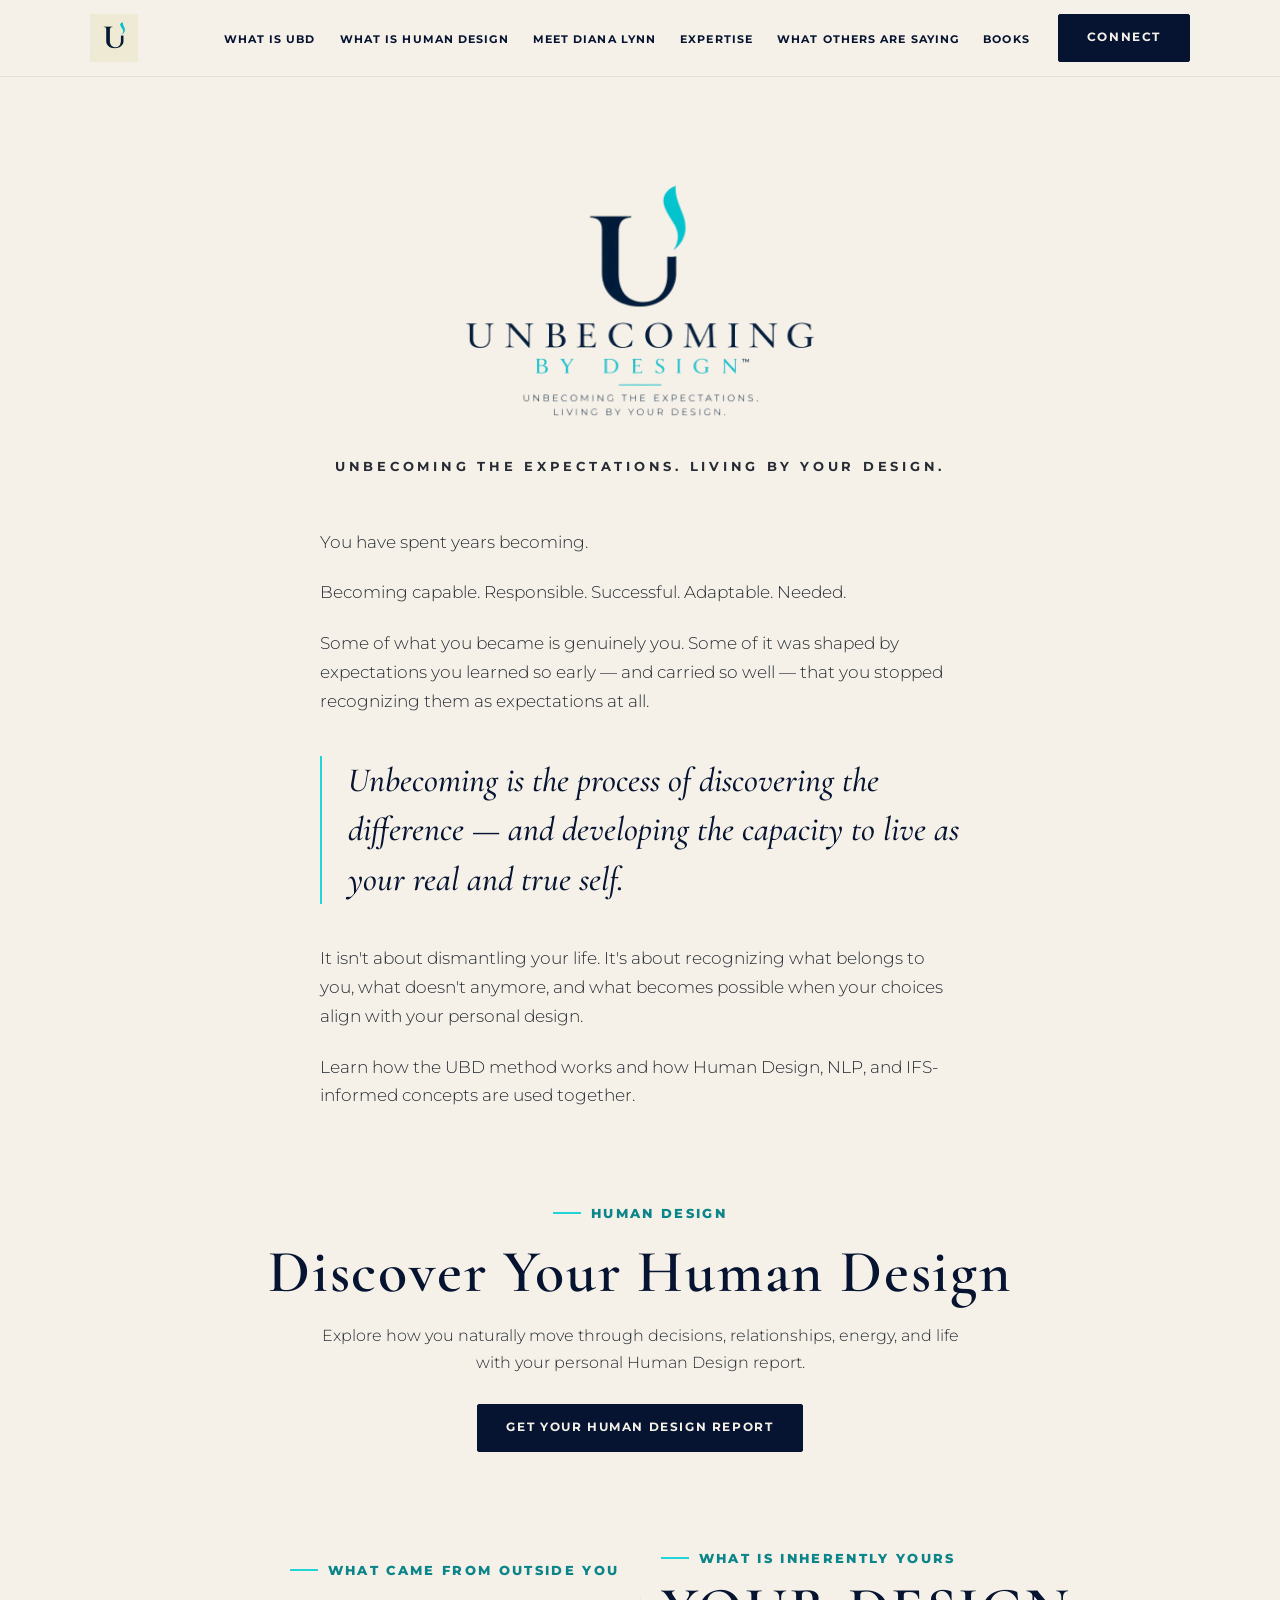
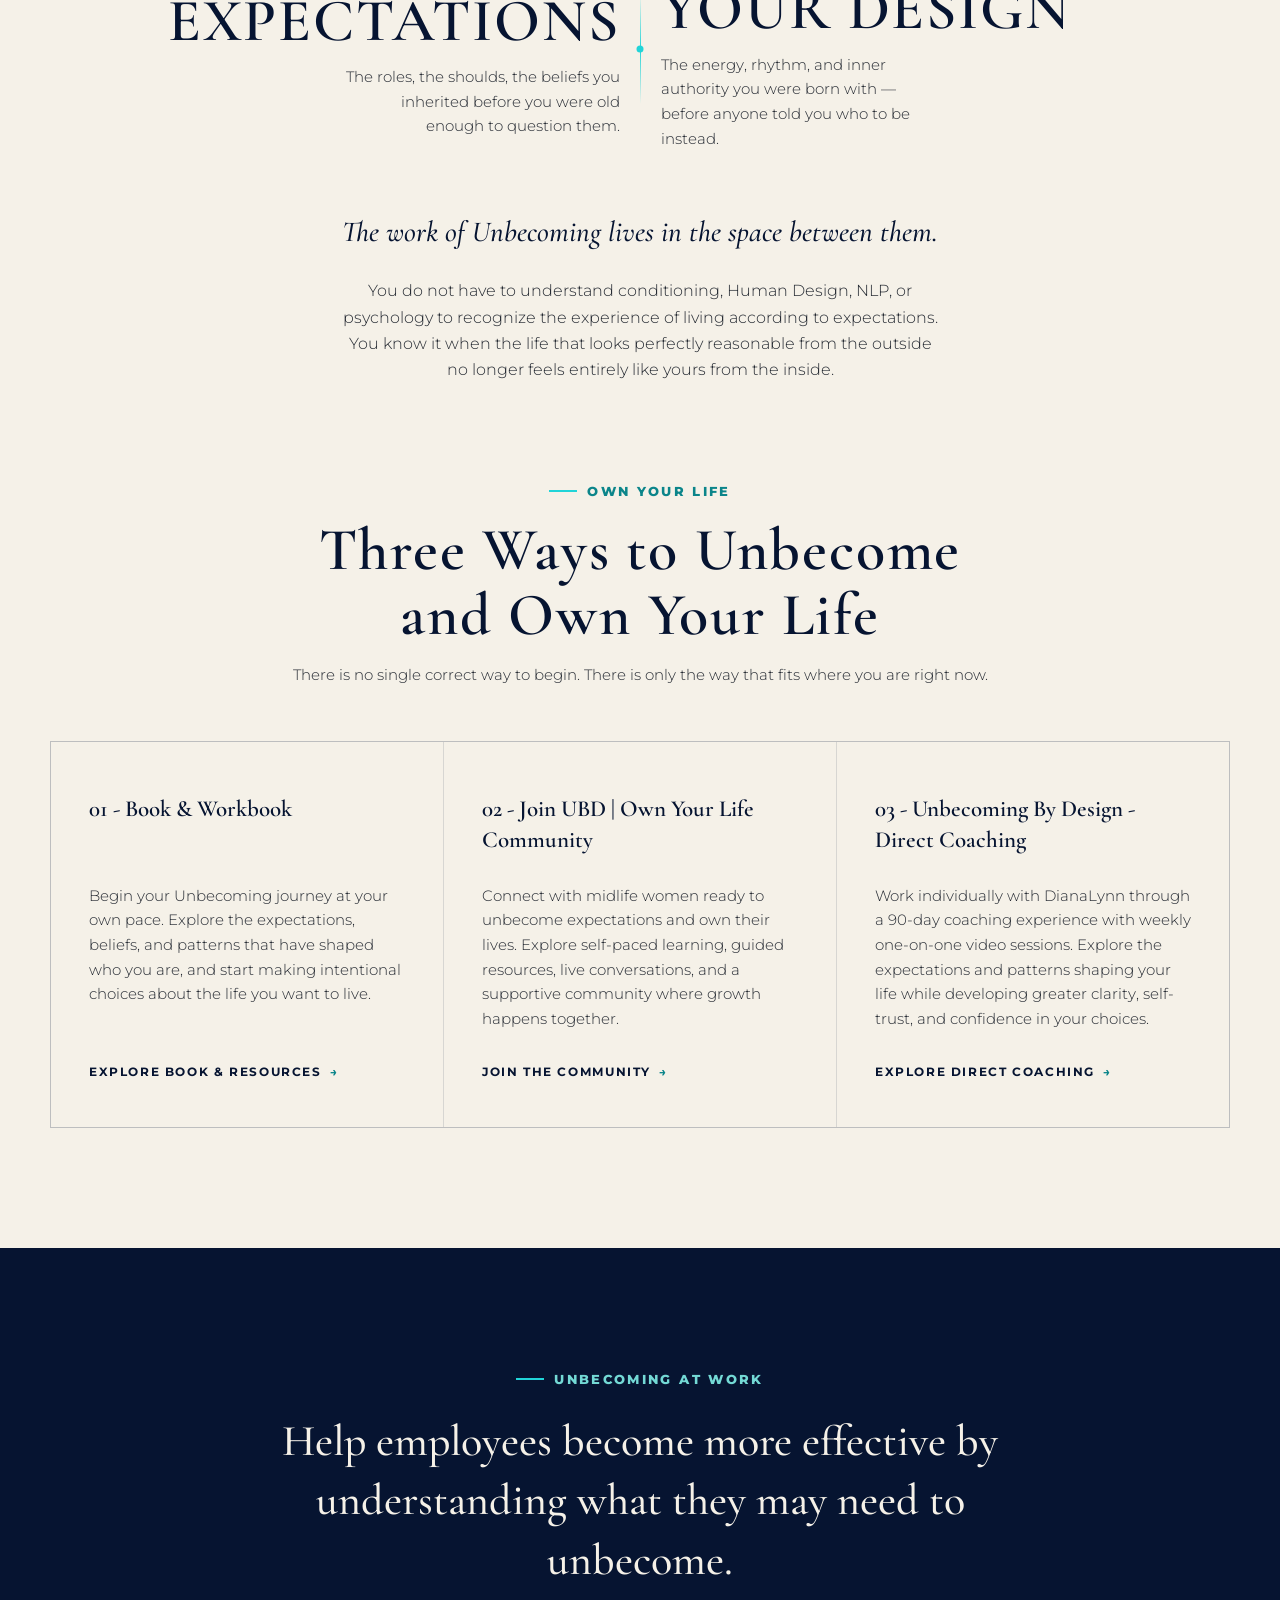
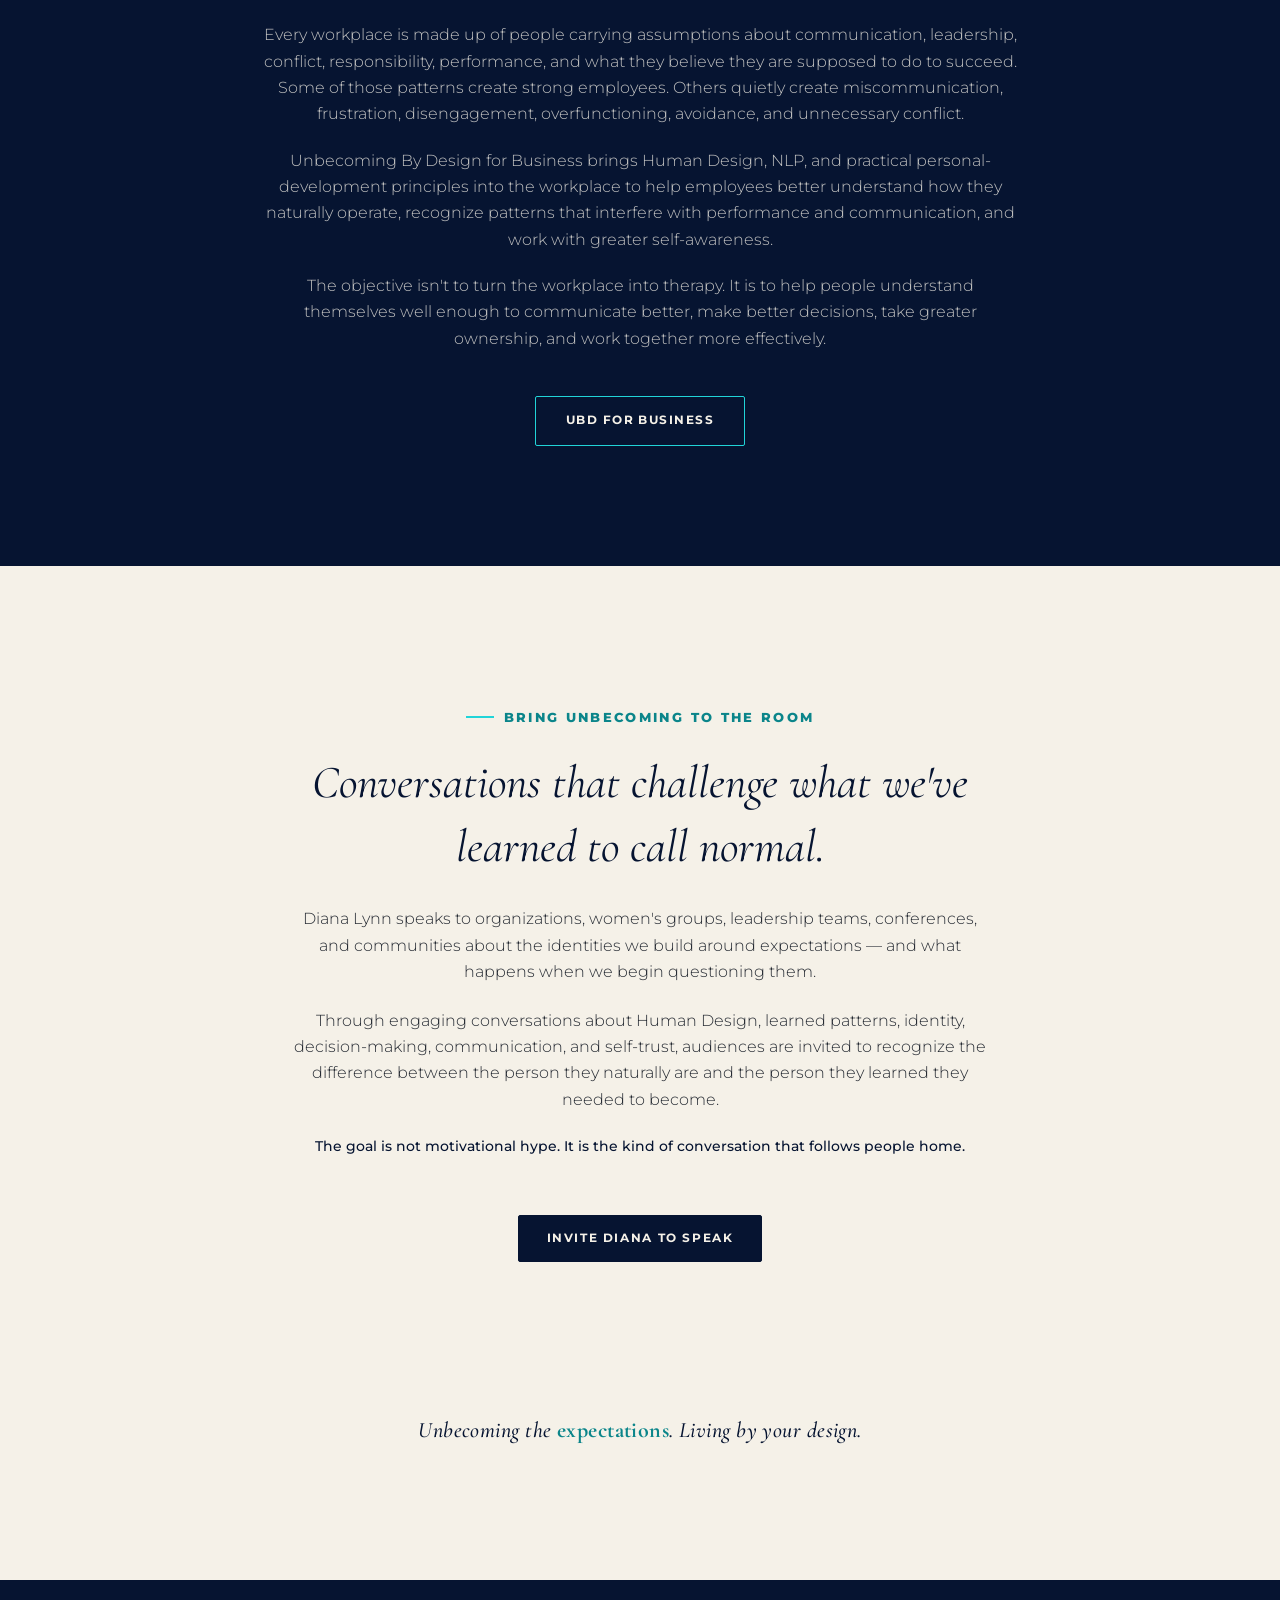
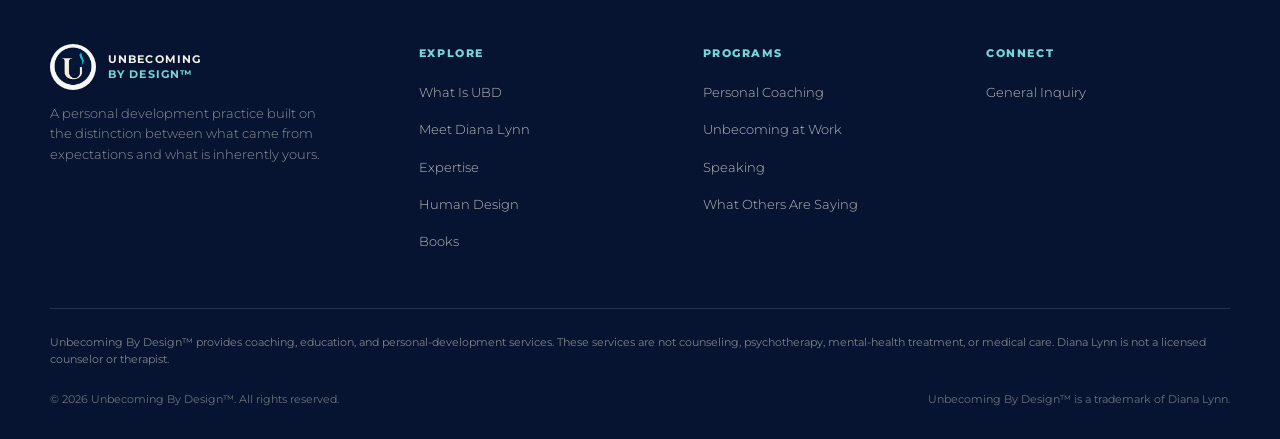
<file: index.html>
<!DOCTYPE html>
<html lang="en">
<head>
<meta charset="UTF-8">
<meta name="viewport" content="width=device-width, initial-scale=1.0">
<title>Unbecoming By Design™ | Unbecoming the expectations. Living by your design.</title>
<meta name="description" content="Unbecoming By Design™ — personal development for women ready to distinguish what came from expectations and what is inherently theirs, through Human Design, NLP, and IFS-informed coaching with Diana Lynn.">

  <link rel="canonical" href="https://unbecomingbydesign.com/">
  <meta property="og:type" content="website">
  <meta property="og:site_name" content="Unbecoming By Design">
  <meta property="og:title" content="Unbecoming By Design™ | Unbecoming the expectations. Living by your design.">
  <meta property="og:description" content="Unbecoming By Design™ — personal development for women ready to distinguish what came from expectations and what is inherently theirs, through Human Design, NLP, and IFS-informed coaching with Diana Lynn.">
  <meta property="og:url" content="https://unbecomingbydesign.com/">
  <meta name="twitter:card" content="summary">
<link rel="preconnect" href="https://fonts.googleapis.com">
<link rel="preconnect" href="https://fonts.gstatic.com" crossorigin>
<link href="https://fonts.googleapis.com/css2?family=Montserrat:ital,wght@0,200;0,300;0,400;0,500;0,600;0,700;0,800;1,300;1,400&family=Cormorant+Garamond:ital,wght@0,300;0,400;0,500;0,600;1,400&display=swap" rel="stylesheet">
<link rel="icon" type="image/png" href="assets/UBDFAVICON02.png">
<link rel="stylesheet" href="assets/styles.css">
<style>
  .hero{padding:100px 40px 60px;text-align:center;}
  .hero-lockup{display:inline-block;margin-bottom:50px;}
  .hero-lockup img{width:clamp(240px,30vw,380px);margin:0 auto;}
  .hero-lockup .sub{
    margin-top:26px;font-size:12.5px;font-weight:700;letter-spacing:0.3em;
    text-transform:uppercase;color:var(--graphite);
  }
  .hero-copy{max-width:640px;margin:0 auto;text-align:left;}
  .hero-copy p{font-size:17px;font-weight:300;color:var(--graphite);margin-bottom:22px;}
  .hero-copy .emphasis{
    font-family:var(--serif);font-size:clamp(25px,3.4vw,34px);font-weight:500;font-style:italic;
    color:var(--navy);line-height:1.45;margin:40px 0;position:relative;
    padding-left:26px;border-left:2px solid var(--aqua);
  }

  .contrast{padding:55px 40px 40px;}
  .contrast-grid{
    max-width:var(--max);margin:0 auto;display:grid;
    grid-template-columns:1fr auto 1fr;align-items:center;
  }
  .contrast-col{padding:0 20px;}
  .contrast-col:first-child{text-align:right;}
  .contrast-col .eyebrow{margin-bottom:10px;}
  .contrast-col:first-child .eyebrow{justify-content:flex-end;}
  .contrast-col h3{
    font-family:var(--serif);font-size:clamp(34px,4.8vw,60px);font-weight:600;
    letter-spacing:0.03em;line-height:1;margin-bottom:14px;
  }
  .contrast-col p{font-size:14.5px;font-weight:300;color:var(--graphite);max-width:280px;}
  .contrast-col:first-child p{margin-left:auto;}
  .contrast-thread{
    width:1px;height:110px;background:linear-gradient(to bottom, transparent, var(--aqua), transparent);
    margin:0 auto;position:relative;transform:scaleY(0);transform-origin:center;
    transition:transform 1.1s cubic-bezier(.22,.9,.3,1);
  }
  .contrast-thread.in-view{transform:scaleY(1);}
  .contrast-thread::before{
    content:'';position:absolute;top:50%;left:50%;width:7px;height:7px;border-radius:50%;
    background:var(--aqua);transform:translate(-50%,-50%);opacity:0;transition:opacity .6s ease .8s;
  }
  .contrast-thread.in-view::before{opacity:1;}
  .bridge{max-width:600px;margin:56px auto 0;text-align:center;}
  .bridge p.lead{
    font-family:var(--serif);font-style:italic;font-size:clamp(22px,2.8vw,29px);font-weight:500;
    color:var(--navy);margin-bottom:22px;
  }
  .bridge p{font-size:15.5px;font-weight:300;color:var(--graphite);}

  .ways{padding:56px 40px 40px;}
  .ways .section-head h2{
    font-family:var(--serif);font-size:clamp(34px,4.8vw,60px);font-weight:600;
    letter-spacing:0.03em;line-height:1.08;
  }
  .cards{
    max-width:var(--max);margin:0 auto;display:grid;grid-template-columns:repeat(3,1fr);
    gap:1px;background:rgba(6,20,49,0.12);border:1px solid rgba(6,20,49,0.12);
  }
  .card{background:var(--ivory);padding:52px 38px 44px;display:flex;flex-direction:column;transition:background .4s ease;}
  .card:hover{background:#efe9dc;}
  .card-link{color:inherit;text-decoration:none;cursor:pointer;}
  .card-link:focus-visible{outline:3px solid var(--aqua);outline-offset:-4px;}
  .card-link h3{min-height:3.2em;}
  .card-link .card-cta{margin-top:auto;}
  .card .num{font-size:12px;font-weight:700;letter-spacing:0.14em;color:var(--aqua-text);margin-bottom:26px;}
  .card h3{font-family:var(--serif);font-size:23px;font-weight:600;margin-bottom:16px;line-height:1.35;}
  .card p{font-size:14.5px;font-weight:300;color:var(--graphite);margin-bottom:32px;flex-grow:1;}
  .card-cta{font-size:11.5px;font-weight:700;letter-spacing:0.14em;text-transform:uppercase;display:inline-flex;align-items:center;gap:8px;color:var(--navy);}
  .card-cta .arrow{transition:transform .3s ease;color:var(--aqua-text);}
  .card:hover .card-cta .arrow{transform:translateX(6px);}

  .feature{background:var(--navy);color:var(--ivory);padding:120px 40px;margin-top:100px;}
  .feature-inner{max-width:760px;margin:0 auto;text-align:center;}
  .feature .eyebrow{justify-content:center;margin-bottom:22px;color:var(--aqua-soft);}
  .feature h2{font-family:var(--serif);font-size:clamp(28px,4vw,44px);font-weight:500;line-height:1.35;margin-bottom:32px;}
  .feature p{font-size:15.5px;font-weight:300;color:rgba(245,241,232,0.78);margin-bottom:20px;}
  .feature .cta-line{margin-top:44px;}

  .speaking{padding:140px 40px 150px;text-align:center;}
  .speaking-inner{max-width:700px;margin:0 auto;}
  .speaking .eyebrow{justify-content:center;margin-bottom:22px;}
  .speaking h2{font-family:var(--serif);font-size:clamp(30px,4.4vw,46px);font-weight:400;font-style:italic;line-height:1.4;margin-bottom:28px;}
  .speaking p{font-size:15.5px;font-weight:300;color:var(--graphite);margin-bottom:22px;}
  .speaking .signature{margin-top:22px;font-size:14px;font-weight:500;color:var(--navy);}
  .speaking .btn-connect{margin-top:34px;display:inline-flex;}

  .closing{padding:0 40px 130px;text-align:center;}
  .closing p{
    font-family:var(--serif);font-style:italic;font-size:clamp(18px,2.2vw,22px);
    font-weight:500;letter-spacing:0.02em;color:var(--navy);
  }
  .closing p span{color:var(--aqua-text);font-weight:700;font-style:normal;}

  @media (max-width:760px){
    .hero{padding:64px 22px 54px;}
    .hero-lockup{margin-bottom:34px;}
    .hero-lockup img{width:min(78vw,300px);}
    .hero-lockup .sub{font-size:10.5px;letter-spacing:.2em;line-height:1.6;}
    .hero-copy{max-width:100%;}
    .hero-copy p{font-size:15.5px;}
    .hero-copy .emphasis{font-size:25px;margin:30px 0;padding-left:18px;}
    .contrast{padding:58px 22px 24px;}
    .contrast-grid{grid-template-columns:1fr;gap:30px;}
    .contrast-col,.contrast-col:first-child{text-align:center;padding:0;}
    .contrast-col:first-child .eyebrow,.contrast-col .eyebrow{justify-content:center;}
    .contrast-col p,.contrast-col:first-child p{margin-left:auto;margin-right:auto;}
    .contrast-thread{display:none;}
    .bridge{margin-top:36px;}
    .ways{padding:48px 20px 20px;}
    .cards{grid-template-columns:1fr;gap:1px;}
    .card{padding:38px 26px 34px;}
    .card h3{font-size:22px;}
    .feature{padding:72px 24px;margin-top:62px;}
    .speaking{padding:76px 24px 86px;}
    .closing{padding:0 24px 80px;}
  }
.seo-h1{position:absolute;width:1px;height:1px;padding:0;margin:-1px;overflow:hidden;clip:rect(0,0,0,0);white-space:nowrap;border:0;}
</style>
  <script type="application/ld+json">
{
  "@context": "https://schema.org",
  "@graph": [
    {
      "@type": "WebSite",
      "@id": "https://unbecomingbydesign.com/#website",
      "url": "https://unbecomingbydesign.com/",
      "name": "Unbecoming By Design",
      "description": "Personal development for women using Human Design, NLP, and IFS-informed concepts to distinguish expectations from what is inherently theirs."
    },
    {
      "@type": "Person",
      "@id": "https://unbecomingbydesign.com/#dianalynn",
      "name": "DianaLynn Denton",
      "url": "https://unbecomingbydesign.com/meetdianalynn.html",
      "jobTitle": "Human Design and Neurochange Practitioner"
    },
    {
      "@type": "ProfessionalService",
      "@id": "https://unbecomingbydesign.com/#organization",
      "name": "Unbecoming By Design",
      "url": "https://unbecomingbydesign.com/",
      "founder": {
        "@id": "https://unbecomingbydesign.com/#dianalynn"
      }
    }
  ]
}
  </script>
</head>
<body>

<header class="site">
  <div class="nav-inner">
    <a href="index.html" class="brandmark" aria-label="Unbecoming By Design home">
      <img src="assets/ULOGO05.png" alt="Unbecoming By Design™">
    </a>
    <nav class="primary" aria-label="Primary">
      <ul>
        <li><a href="whatisUBD.html" data-page="whatisUBD.html">What Is UBD</a></li>
        <li><a href="humandesign.html" data-page="humandesign.html">What Is Human Design</a></li>
        <li><a href="meetdianalynn.html" data-page="meetdianalynn.html">Meet Diana Lynn</a></li>
        <li><a href="expertise.html" data-page="expertise.html">Expertise</a></li>
        <li><a href="whatothersaresaying.html" data-page="whatothersaresaying.html">What Others Are Saying</a></li>
        
        <li><a href="books.html" data-page="books.html">Books</a></li>
      </ul>
      <a href="connect.html?type=General" class="btn-connect">Connect</a>
    </nav>
    <button class="menu-toggle" aria-label="Open menu"><span></span><span></span><span></span></button>
  </div>
</header>

<main>

  <section class="hero">
    <h1 class="seo-h1">Unbecoming By Design</h1>
    <div class="hero-lockup">
      <img src="assets/UBDTOP001.png" alt="Unbecoming By Design™">
      <div class="sub">Unbecoming the expectations. Living by your design.</div>
    </div>

    <div class="hero-copy reveal">
      <p>You have spent years becoming.</p>
      <p>Becoming capable. Responsible. Successful. Adaptable. Needed.</p>
      <p>Some of what you became is genuinely you. Some of it was shaped by expectations you learned so early — and carried so well — that you stopped recognizing them as expectations at all.</p>
      <p class="emphasis">Unbecoming is the process of discovering the difference — and developing the capacity to live as your real and true self.</p>
      <p>It isn't about dismantling your life. It's about recognizing what belongs to you, what doesn't anymore, and what becomes possible when your choices align with your personal design.</p>
      <p class="context-link"><a href="whatisUBD.html">Learn how the UBD method works</a> and how Human Design, NLP, and IFS-informed concepts are used together.</p>
    </div>
  </section>

  <section class="hd-invite reveal" style="max-width:860px;margin:0 auto 20px;padding:10px 40px 20px;text-align:center;">
    <span class="eyebrow" style="justify-content:center;margin-bottom:16px;">Human Design</span>
    <h2 style="font-family:var(--serif);font-size:clamp(34px,4.8vw,60px);font-weight:600;letter-spacing:0.03em;line-height:1.08;margin-bottom:18px;">Discover Your Human Design</h2>
    <p style="max-width:650px;margin:0 auto 28px;font-size:15.5px;font-weight:300;color:var(--graphite);">Explore how you naturally move through decisions, relationships, energy, and life with your personal Human Design report.</p>
    <a href="humandesign.html" class="btn-connect">Get Your Human Design Report</a>
  </section>

  <section class="contrast" id="what-is-ubd">
    <div class="contrast-grid">
      <div class="contrast-col reveal">
        <span class="eyebrow">What came from outside you</span>
        <h3>EXPECTATIONS</h3>
        <p>The roles, the shoulds, the beliefs you inherited before you were old enough to question them.</p>
      </div>
      <div class="contrast-thread" id="thread"></div>
      <div class="contrast-col reveal">
        <span class="eyebrow">What is inherently yours</span>
        <h3>YOUR DESIGN</h3>
        <p>The energy, rhythm, and inner authority you were born with — before anyone told you who to be instead.</p>
      </div>
    </div>

    <div class="bridge reveal">
      <p class="lead">The work of Unbecoming lives in the space between them.</p>
      <p>You do not have to understand conditioning, Human Design, NLP, or psychology to recognize the experience of living according to expectations. You know it when the life that looks perfectly reasonable from the outside no longer feels entirely like yours from the inside.</p>
    </div>
  </section>

  <section class="ways" id="ways">
    <div class="section-head reveal">
      <span class="eyebrow" style="justify-content:center;margin-bottom:16px;">Own Your Life</span>
      <h2>Three Ways to Unbecome and Own Your Life</h2>
      <p>There is no single correct way to begin. There is only the way that fits where you are right now.</p>
    </div>

    <div class="cards reveal">
      <a class="card card-link" href="books.html" aria-label="Explore Book and Workbook resources">
        <h3>01 - Book &amp; Workbook</h3>
        <p>Begin your Unbecoming journey at your own pace. Explore the expectations, beliefs, and patterns that have shaped who you are, and start making intentional choices about the life you want to live.</p>
        <span class="card-cta">Explore Book &amp; Resources <span class="arrow" aria-hidden="true">→</span></span>
      </a>
      <a class="card card-link" href="https://www.skool.com/ubecoming-by-design-collective-4016/about" target="_blank" rel="noopener noreferrer" aria-label="Join UBD Own Your Life Community on Skool">
        <h3>02 - Join UBD | Own Your Life Community</h3>
        <p>Connect with midlife women ready to unbecome expectations and own their lives. Explore self-paced learning, guided resources, live conversations, and a supportive community where growth happens together.</p>
        <span class="card-cta">Join the Community <span class="arrow" aria-hidden="true">→</span></span>
      </a>
      <a class="card card-link" href="connect.html?type=Personal&amp;interest=03%20-%20Unbecoming%20with%20Personal%20Coaching" aria-label="Explore 90-day direct coaching">
        <h3>03 - Unbecoming By Design - Direct Coaching</h3>
        <p>Work individually with DianaLynn through a 90-day coaching experience with weekly one-on-one video sessions. Explore the expectations and patterns shaping your life while developing greater clarity, self-trust, and confidence in your choices.</p>
        <span class="card-cta">Explore Direct Coaching <span class="arrow" aria-hidden="true">→</span></span>
      </a>
    </div>
  </section>

  <section class="feature" id="business" style="margin-top:80px;">
    <div class="feature-inner reveal">
      <span class="eyebrow">Unbecoming At Work</span>
      <h2>Help employees become more effective by understanding what they may need to unbecome.</h2>
      <p>Every workplace is made up of people carrying assumptions about communication, leadership, conflict, responsibility, performance, and what they believe they are supposed to do to succeed. Some of those patterns create strong employees. Others quietly create miscommunication, frustration, disengagement, overfunctioning, avoidance, and unnecessary conflict.</p>
      <p>Unbecoming By Design for Business brings Human Design, NLP, and practical personal-development principles into the workplace to help employees better understand how they naturally operate, recognize patterns that interfere with performance and communication, and work with greater self-awareness.</p>
      <p>The objective isn't to turn the workplace into therapy. It is to help people understand themselves well enough to communicate better, make better decisions, take greater ownership, and work together more effectively.</p>
      <div class="cta-line">
        <a href="unbecomingatwork.html" class="btn-outline">UBD For Business</a>
      </div>
    </div>
  </section>

  <section class="speaking" id="speaking">
    <div class="speaking-inner reveal">
      <span class="eyebrow">Bring Unbecoming To The Room</span>
      <h2>Conversations that challenge what we've learned to call normal.</h2>
      <p>Diana Lynn speaks to organizations, women's groups, leadership teams, conferences, and communities about the identities we build around expectations — and what happens when we begin questioning them.</p>
      <p>Through engaging conversations about Human Design, learned patterns, identity, decision-making, communication, and self-trust, audiences are invited to recognize the difference between the person they naturally are and the person they learned they needed to become.</p>
      <p class="signature">The goal is not motivational hype. It is the kind of conversation that follows people home.</p>
      <a href="connect.html?type=Speaking&interest=Unbecoming%20Speaking%20Engagements" class="btn-connect">Invite Diana To Speak</a>
    </div>
  </section>

  <div class="closing reveal">
    <p>Unbecoming the <span>expectations</span>. Living by your design.</p>
  </div>

</main>

<footer class="site">
  <div class="footer-inner">
    <div>
      <div class="footer-brand-mark">
        <img src="assets/UBDFAVICON02.png" alt="">
        <span class="type">UNBECOMING<br><span class="accent">BY DESIGN™</span></span>
      </div>
      <p class="footer-tagline">A personal development practice built on the distinction between what came from expectations and what is inherently yours.</p>
    </div>
    <div class="footer-col">
      <h4>Explore</h4>
      <ul>
        <li><a href="whatisUBD.html">What Is UBD</a></li>
        <li><a href="meetdianalynn.html">Meet Diana Lynn</a></li>
        <li><a href="expertise.html">Expertise</a></li>
        <li><a href="humandesign.html" data-page="humandesign.html">Human Design</a></li>
        <li><a href="books.html">Books</a></li>
      </ul>
    </div>
    <div class="footer-col">
      <h4>Programs</h4>
      <ul>
        <li><a href="connect.html?type=Personal&interest=03%20-%20Unbecome%20with%20Personal%20Coaching">Personal Coaching</a></li>
        <li><a href="unbecomingatwork.html">Unbecoming at Work</a></li>
        <li><a href="connect.html?type=Speaking&interest=Unbecoming%20Speaking%20Engagements">Speaking</a></li>
        <li><a href="whatothersaresaying.html">What Others Are Saying</a></li>
      </ul>
    </div>
    <div class="footer-col">
      <h4>Connect</h4>
      <ul>
        <li><a href="connect.html?type=General">General Inquiry</a></li>
      </ul>
    </div>
  </div>
  <div class="disclaimer">
    Unbecoming By Design™ provides coaching, education, and personal-development services. These services are not counseling, psychotherapy, mental-health treatment, or medical care. Diana Lynn is not a licensed counselor or therapist.
  </div>
  <div class="footer-bottom">
    <span>© 2026 Unbecoming By Design™. All rights reserved.</span>
    <span>Unbecoming By Design™ is a trademark of Diana Lynn.</span>
  </div>
</footer>

<script src="assets/site.js"></script>
</body>
</html>
</file>
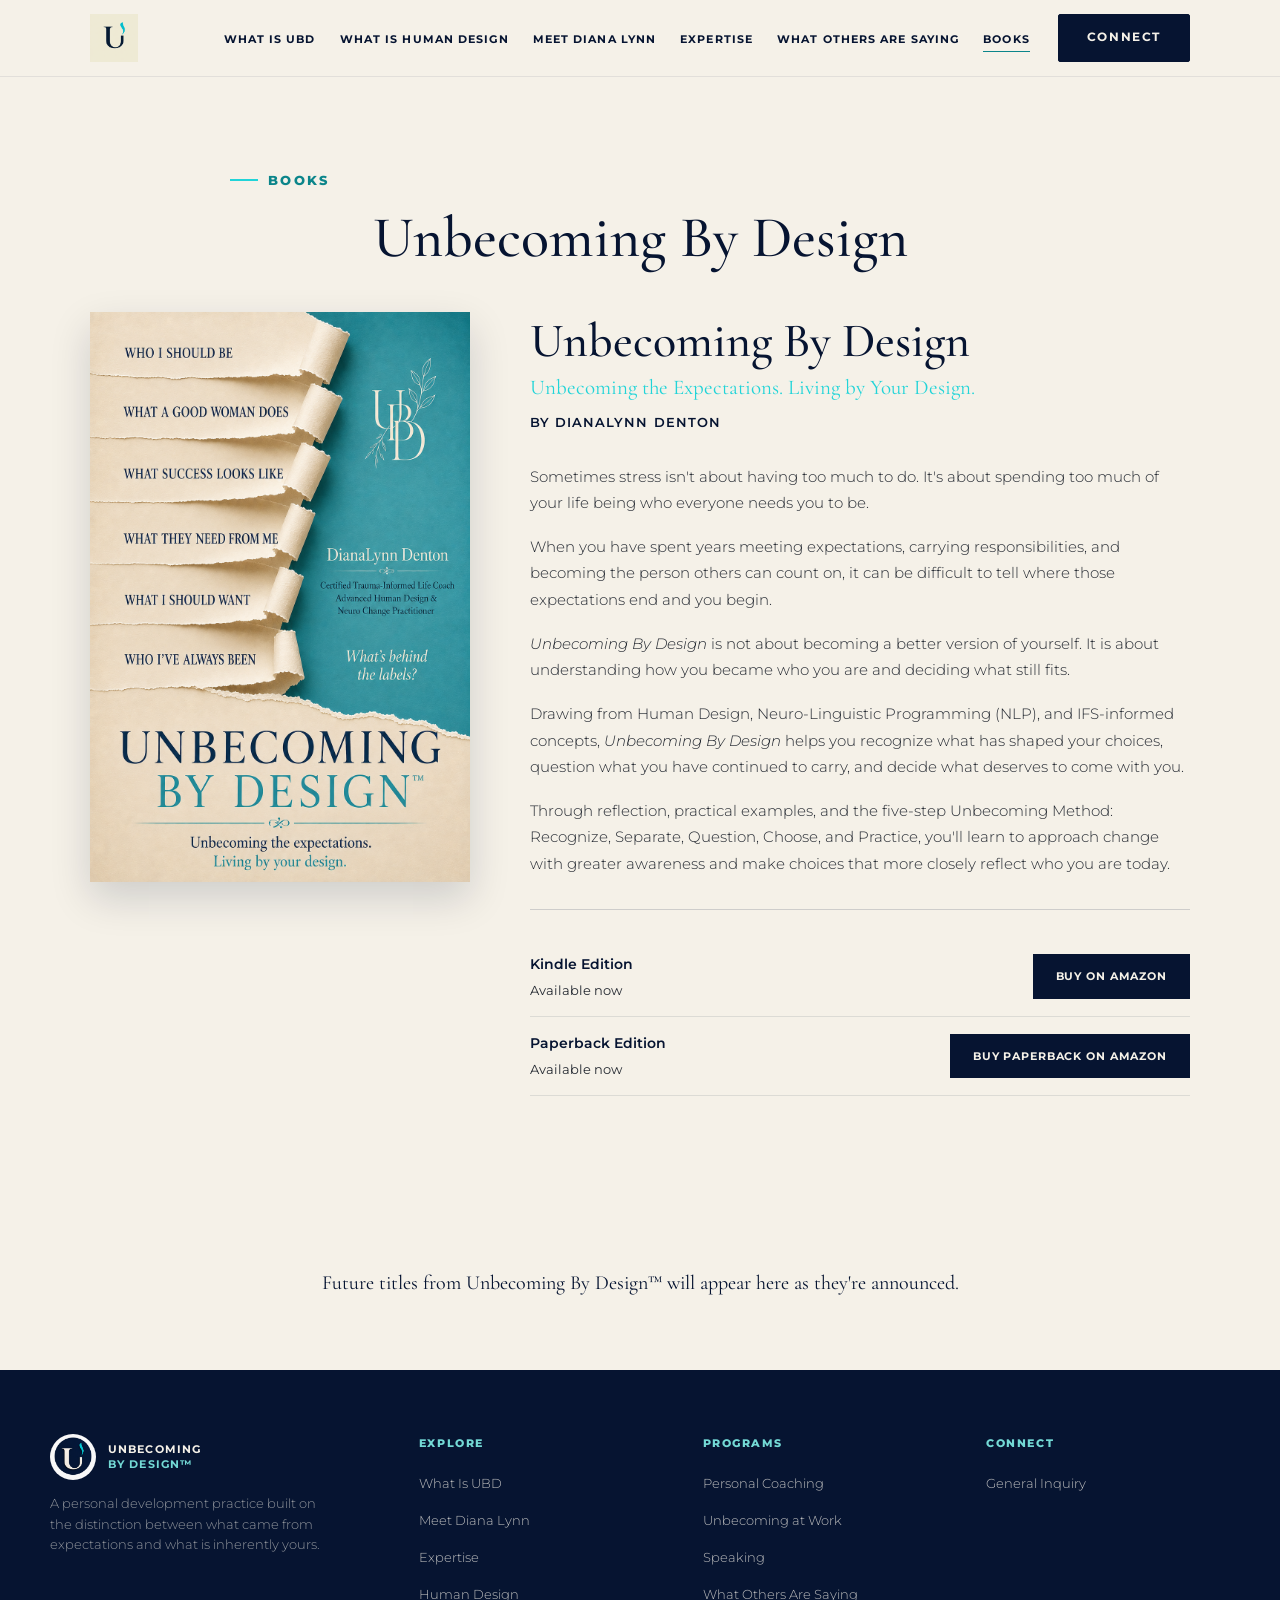
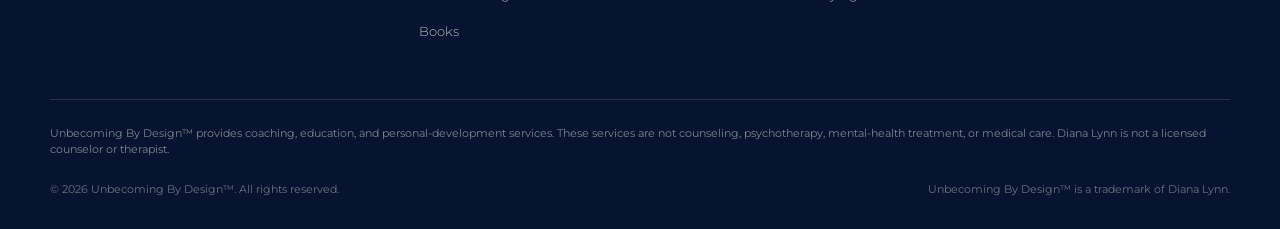
<file: books.html>
<!DOCTYPE html>
<html lang="en">
<head>
<meta charset="UTF-8">
<meta name="viewport" content="width=device-width, initial-scale=1.0">

<title>Unbecoming By Design Book | DianaLynn Denton</title>
<meta name="description" content="Unbecoming By Design by DianaLynn Denton explores how expectations, conditioning, beliefs, and patterns shape our lives and how to decide what still fits. Available now on Kindle.">


  <link rel="canonical" href="https://unbecomingbydesign.com/books.html">
  <meta property="og:type" content="website">
  <meta property="og:site_name" content="Unbecoming By Design">
  <meta property="og:title" content="Unbecoming By Design Book | DianaLynn Denton">
  <meta property="og:description" content="Unbecoming By Design by DianaLynn Denton explores how expectations, conditioning, beliefs, and patterns shape our lives and how to decide what still fits. Available now on Kindle.">
  <meta property="og:url" content="https://unbecomingbydesign.com/books.html">
  <meta name="twitter:card" content="summary">
<link rel="preconnect" href="https://fonts.googleapis.com">
<link rel="preconnect" href="https://fonts.gstatic.com" crossorigin>
<link href="https://fonts.googleapis.com/css2?family=Montserrat:ital,wght@0,200;0,300;0,400;0,500;0,600;0,700;0,800;1,300;1,400&family=Cormorant+Garamond:ital,wght@0,300;0,400;0,500;0,600;1,400&display=swap" rel="stylesheet">

<link rel="icon" type="image/png" href="assets/UBDFAVICON02.png">
<link rel="stylesheet" href="assets/styles.css">

<style>

  .book-feature{
    max-width:var(--max);
    margin:0 auto;
    padding:0 40px 80px;
    display:grid;
    grid-template-columns:minmax(280px, 380px) 1fr;
    gap:60px;
    align-items:start;
  }

  .book-cover-wrap{
    width:100%;
    max-width:380px;
    margin:0 auto;
  }

  .book-cover{
    display:block;
    width:100%;
    height:auto;
    box-shadow:0 16px 38px rgba(6,20,49,0.16);
  }

  .book-details{
    padding-top:4px;
  }

  .book-details h2{
    font-family:var(--serif);
    color:var(--navy);
    font-size:clamp(32px,4vw,48px);
    font-weight:500;
    line-height:1.05;
    margin:0 0 8px;
  }

  .book-subtitle{
    font-family:var(--serif);
    color:var(--aqua);
    font-size:21px;
    line-height:1.3;
    margin-bottom:10px;
  }

  .book-author{
    font-size:13px;
    font-weight:600;
    letter-spacing:0.08em;
    text-transform:uppercase;
    color:var(--navy);
    margin-bottom:30px;
  }

  .book-description p{
    font-size:15px;
    line-height:1.75;
    font-weight:300;
    color:var(--graphite);
    margin:0 0 18px;
  }

  .availability{
    margin-top:32px;
    padding-top:28px;
    border-top:1px solid rgba(6,20,49,0.16);
  }

  .format-row{
    display:flex;
    align-items:center;
    justify-content:space-between;
    gap:24px;
    padding:15px 0;
    border-bottom:1px solid rgba(6,20,49,0.10);
  }

  .format-info strong{
    display:block;
    color:var(--navy);
    font-size:14px;
    font-weight:600;
    margin-bottom:3px;
  }

  .format-info span{
    display:block;
    color:var(--graphite);
    font-size:12.5px;
    font-weight:400;
  }

  .amazon-button{
    display:inline-block;
    padding:12px 22px;
    border:1px solid var(--navy);
    background:var(--navy);
    color:var(--ivory);
    text-decoration:none;
    font-family:var(--sans);
    font-size:11px;
    font-weight:700;
    letter-spacing:0.08em;
    text-transform:uppercase;
    white-space:nowrap;
    transition:all 0.25s ease;
  }

  .amazon-button:hover{
    background:transparent;
    color:var(--navy);
  }

  .future-books{
    max-width:var(--max);
    margin:0 auto;
    padding:0 40px 70px;
    text-align:center;
  }

  .future-books p{
    font-family:var(--serif);
    font-size:20px;
    color:var(--navy);
    font-weight:400;
  }

  @media (max-width:800px){

    .book-feature{
      grid-template-columns:1fr;
      gap:38px;
    }

    .book-cover-wrap{
      max-width:320px;
    }

    .book-details{
      padding-top:0;
    }

  }

  @media (max-width:560px){

    .book-feature{
      padding:0 20px 60px;
    }

    .format-row{
      align-items:flex-start;
      flex-direction:column;
      gap:12px;
    }

    .amazon-button{
      width:100%;
      text-align:center;
    }

    .future-books{
      padding:0 20px 50px;
    }

  }

</style>
  <script type="application/ld+json">
{
  "@context": "https://schema.org",
  "@type": "Book",
  "name": "Unbecoming By Design",
  "author": {
    "@type": "Person",
    "name": "DianaLynn Denton",
    "url": "https://unbecomingbydesign.com/meetdianalynn.html"
  },
  "url": "https://unbecomingbydesign.com/books.html",
  "isbn": "",
  "bookFormat": [
    "https://schema.org/EBook",
    "https://schema.org/Paperback"
  ],
  "description": "A practical, compassionate framework using Human Design, NLP, and IFS-informed concepts to help readers recognize conditioning, see patterns, and decide what still fits.",
  "workExample": [
    {
      "@type": "Book",
      "bookFormat": "https://schema.org/EBook",
      "identifier": "ASIN B0HKTF5S82",
      "url": "https://www.amazon.com/dp/B0HKTF5S82"
    }
  ]
}
  </script>
</head>

<body>

<header class="site">
  <div class="nav-inner">

    <a href="index.html" class="brandmark" aria-label="Unbecoming By Design home">
      <img src="assets/ULOGO05.png" alt="Unbecoming By Design™">
    </a>

    <nav class="primary" aria-label="Primary">
      <ul>
        <li><a href="whatisUBD.html" data-page="whatisUBD.html">What Is UBD</a></li>
        <li><a href="humandesign.html" data-page="humandesign.html">What Is Human Design</a></li>
        <li><a href="meetdianalynn.html" data-page="meetdianalynn.html">Meet Diana Lynn</a></li>
        <li><a href="expertise.html" data-page="expertise.html">Expertise</a></li>
        <li><a href="whatothersaresaying.html" data-page="whatothersaresaying.html">What Others Are Saying</a></li>
        
        <li><a href="books.html" data-page="books.html">Books</a></li>
      </ul>

      <a href="connect.html?type=General" class="btn-connect">Connect</a>
    </nav>

    <button class="menu-toggle" aria-label="Open menu">
      <span></span>
      <span></span>
      <span></span>
    </button>

  </div>
</header>


<main>

  <section class="page-hero" style="padding-bottom:40px;">

    <span class="eyebrow">Books</span>

    <h1 class="reveal">
      Unbecoming By Design
    </h1>


  </section>


  <section style="padding-top:0;">

    <div class="book-feature reveal">


      <div class="book-cover-wrap">

        <img
          src="assets/UBD-Book-Cover.png"
          alt="Cover of Unbecoming By Design by DianaLynn Denton"
          class="book-cover"
        >

      </div>


      <div class="book-details">

        <h2>
          Unbecoming By Design
        </h2>

        <div class="book-subtitle">
          Unbecoming the Expectations. Living by Your Design.
        </div>

        <div class="book-author">
          By DianaLynn Denton
        </div>


        <div class="book-description">

          <p>
            Sometimes stress isn't about having too much to do. It's about spending too much of your life being who everyone needs you to be.
          </p>

          <p>
            When you have spent years meeting expectations, carrying responsibilities, and becoming the person others can count on, it can be difficult to tell where those expectations end and you begin.
          </p>

          <p>
            <em>Unbecoming By Design</em> is not about becoming a better version of yourself. It is about understanding how you became who you are and deciding what still fits.
          </p>

          <p>
            Drawing from Human Design, Neuro-Linguistic Programming (NLP), and IFS-informed concepts, <em>Unbecoming By Design</em> helps you recognize what has shaped your choices, question what you have continued to carry, and decide what deserves to come with you.
          </p>

          <p>
            Through reflection, practical examples, and the five-step Unbecoming Method: Recognize, Separate, Question, Choose, and Practice, you'll learn to approach change with greater awareness and make choices that more closely reflect who you are today.
          </p>

        </div>


        <div class="availability">

          <div class="format-row">

            <div class="format-info">
              <strong>Kindle Edition</strong>
              <span>Available now</span>
            </div>

            <a
              href="https://www.amazon.com/dp/B0HKTF5S82"
              target="_blank"
              rel="noopener noreferrer"
              class="amazon-button"
            >
              Buy on Amazon
            </a>

          </div>


          <div class="format-row">

            <div class="format-info">
              <strong>Paperback Edition</strong>
              <span>Available now</span>
            </div>

            <a
              href="https://www.amazon.com/dp/B0HKY9F268?psc=1&amp;smid=ATVPDKIKX0DER&amp;ref_=chk_typ_imgToDp"
              target="_blank"
              rel="noopener noreferrer"
              class="amazon-button"
            >
              Buy Paperback on Amazon
            </a>

          </div>

        </div>

      </div>

    </div>

  </section>


  <section class="future-books">

    <p>
      Future titles from Unbecoming By Design™ will appear here as they're announced.
    </p>

  </section>

</main>


<footer class="site">

  <div class="footer-inner">

    <div>

      <div class="footer-brand-mark">

        <img src="assets/UBDFAVICON02.png" alt="">

        <span class="type">
          UNBECOMING<br>
          <span class="accent">BY DESIGN™</span>
        </span>

      </div>

      <p class="footer-tagline">
        A personal development practice built on the distinction between what came from expectations and what is inherently yours.
      </p>

    </div>


    <div class="footer-col">

      <h4>Explore</h4>

      <ul>
        <li><a href="whatisUBD.html">What Is UBD</a></li>
        <li><a href="meetdianalynn.html">Meet Diana Lynn</a></li>
        <li><a href="expertise.html">Expertise</a></li>
        <li><a href="humandesign.html" data-page="humandesign.html">Human Design</a></li>
        <li><a href="books.html">Books</a></li>
      </ul>

    </div>


    <div class="footer-col">

      <h4>Programs</h4>

      <ul>
        <li>
          <a href="connect.html?type=Personal&interest=03%20-%20Unbecome%20with%20Personal%20Coaching">
            Personal Coaching
          </a>
        </li>

        <li>
          <a href="unbecomingatwork.html">
            Unbecoming at Work
          </a>
        </li>

        <li>
          <a href="connect.html?type=Speaking&interest=Unbecoming%20Speaking%20Engagements">
            Speaking
          </a>
        </li>

        <li>
          <a href="whatothersaresaying.html">
            What Others Are Saying
          </a>
        </li>
      </ul>

    </div>


    <div class="footer-col">

      <h4>Connect</h4>

      <ul>
        <li>
          <a href="connect.html?type=General">
            General Inquiry
          </a>
        </li>
      </ul>

    </div>

  </div>


  <div class="disclaimer">
    Unbecoming By Design™ provides coaching, education, and personal-development services. These services are not counseling, psychotherapy, mental-health treatment, or medical care. Diana Lynn is not a licensed counselor or therapist.
  </div>


  <div class="footer-bottom">

    <span>
      © 2026 Unbecoming By Design™. All rights reserved.
    </span>

    <span>
      Unbecoming By Design™ is a trademark of Diana Lynn.
    </span>

  </div>

</footer>


<script src="assets/site.js"></script>

</body>
</html>
</file>
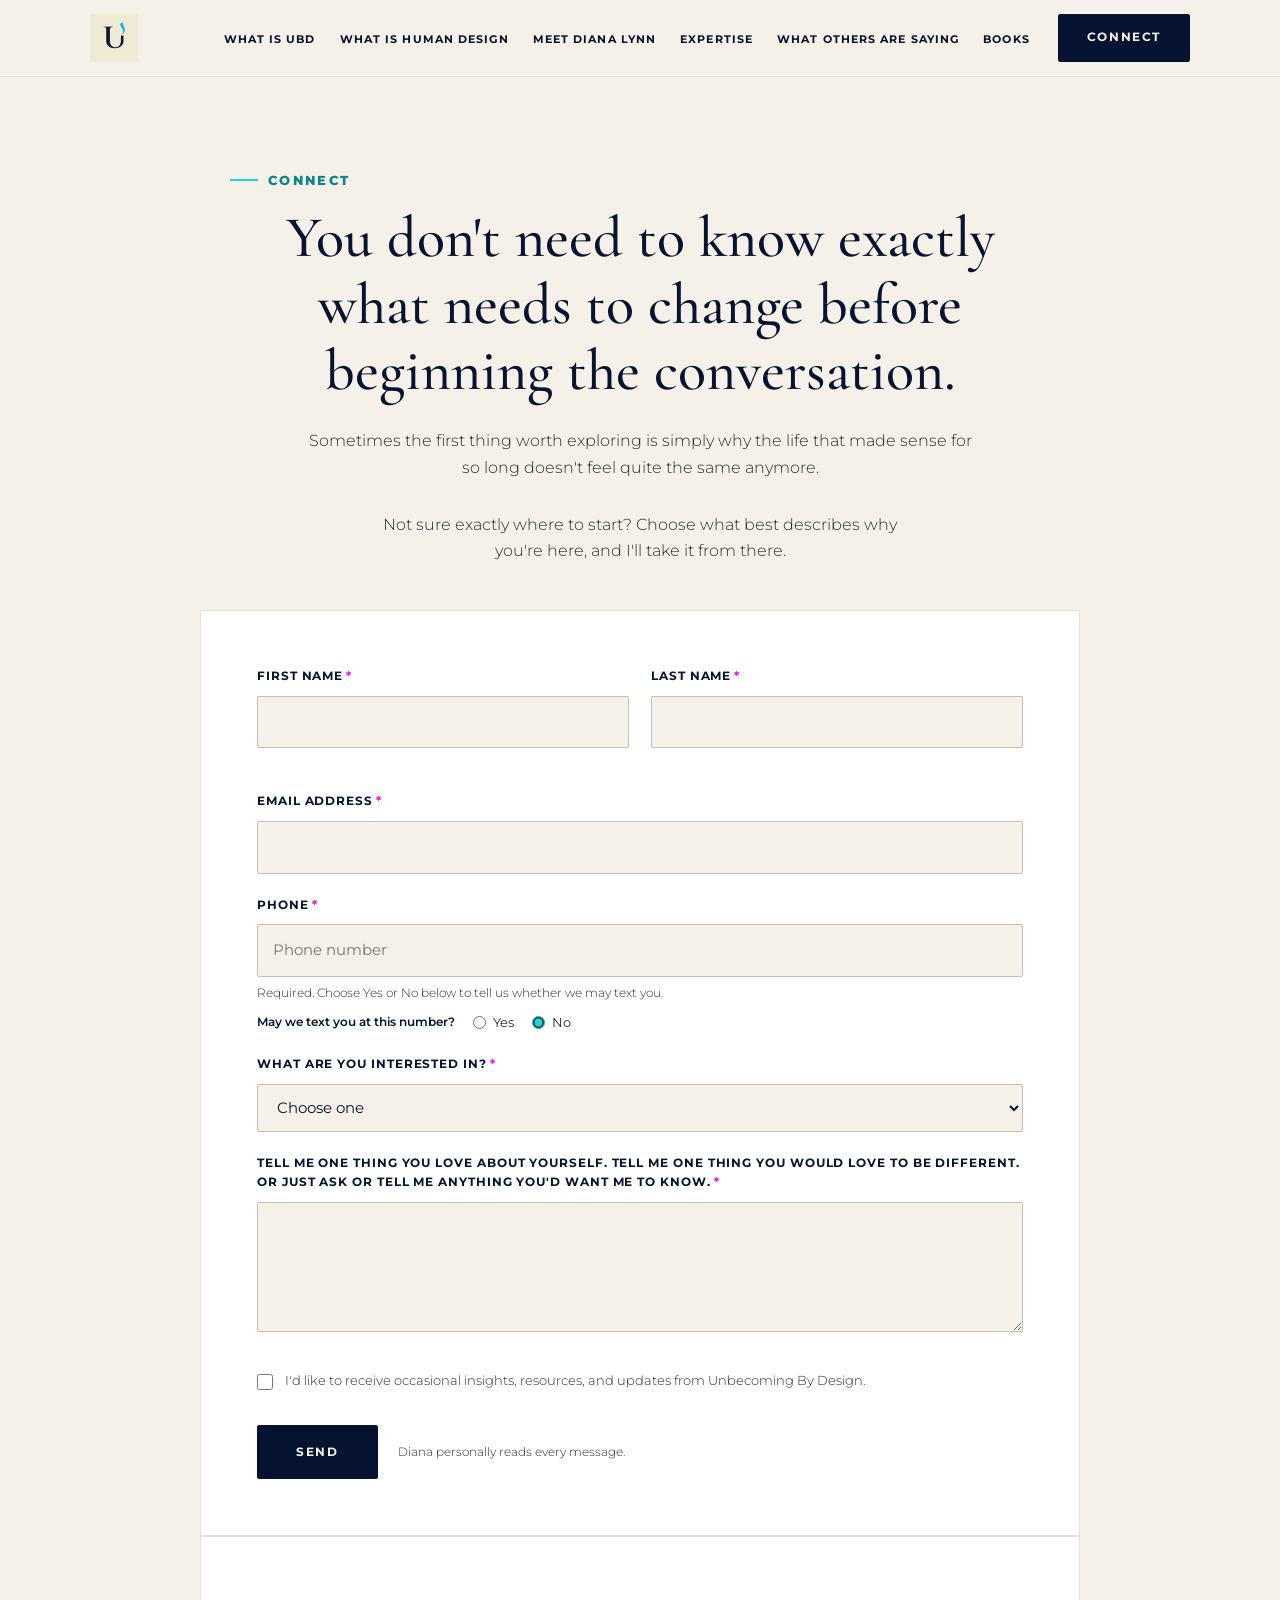
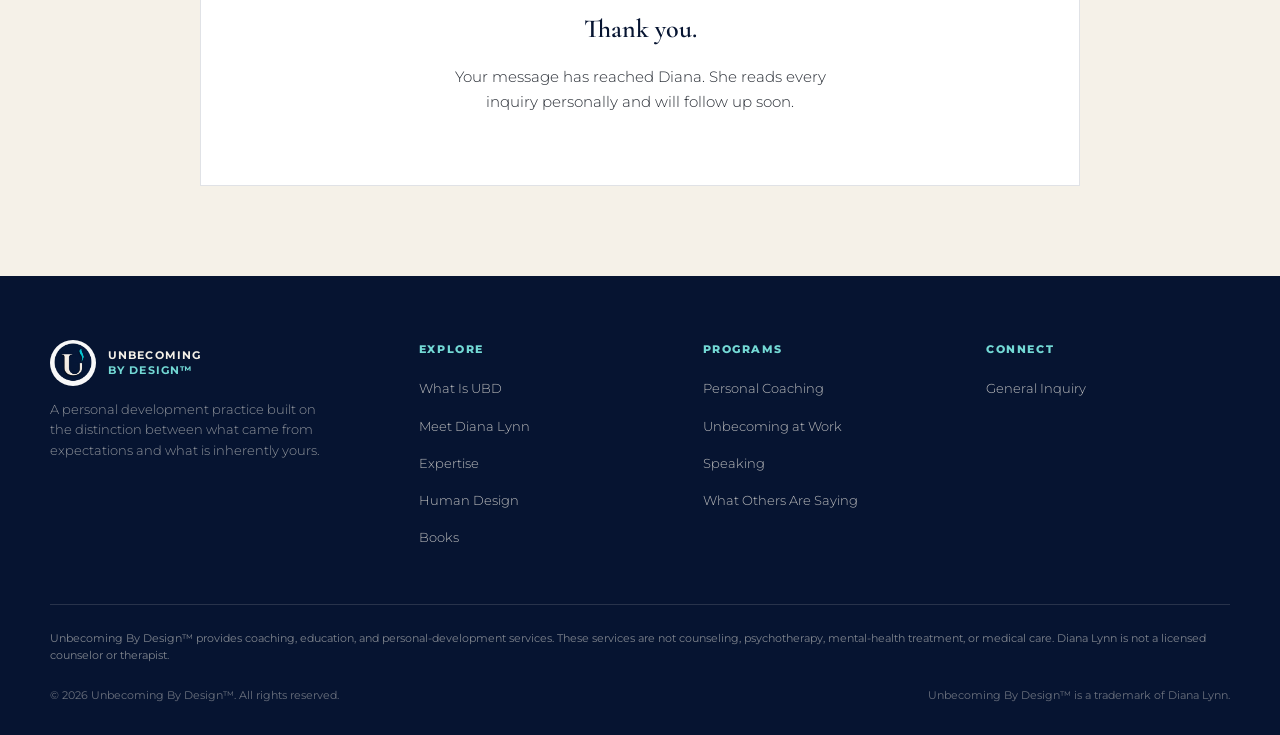
<file: connect.html>
<!DOCTYPE html>
<html lang="en">
<head>
<meta charset="UTF-8">
<meta name="viewport" content="width=device-width, initial-scale=1.0">
<title>Connect | Unbecoming By Design™</title>
<meta name="description" content="Start a conversation with Diana Lynn about personal coaching, Unbecoming at Work, speaking engagements, or a general question.">

  <link rel="canonical" href="https://unbecomingbydesign.com/connect.html">
  <meta property="og:type" content="website">
  <meta property="og:site_name" content="Unbecoming By Design">
  <meta property="og:title" content="Connect | Unbecoming By Design™">
  <meta property="og:description" content="Start a conversation with Diana Lynn about personal coaching, Unbecoming at Work, speaking engagements, or a general question.">
  <meta property="og:url" content="https://unbecomingbydesign.com/connect.html">
  <meta name="twitter:card" content="summary">
<link rel="preconnect" href="https://fonts.googleapis.com">
<link rel="preconnect" href="https://fonts.gstatic.com" crossorigin>
<link href="https://fonts.googleapis.com/css2?family=Montserrat:ital,wght@0,200;0,300;0,400;0,500;0,600;0,700;0,800;1,300;1,400&family=Cormorant+Garamond:ital,wght@0,300;0,400;0,500;0,600;1,400&display=swap" rel="stylesheet">
<link rel="icon" type="image/png" href="assets/UBDFAVICON02.png">
<link rel="stylesheet" href="assets/styles.css">
<style>
  .connect-layout{
    max-width:960px;margin:0 auto;padding:0 40px;
    display:grid;grid-template-columns:1fr;gap:0;
  }
  #form-intro{max-width:560px;margin:0 auto 46px;text-align:center;font-size:15.5px;font-weight:300;color:var(--graphite);}

  .form-panel{
    background:#fff;border:1px solid rgba(6,20,49,0.12);
    padding:56px;
  }
  .field-row{display:grid;grid-template-columns:1fr 1fr;gap:22px;margin-bottom:22px;}
  .field{margin-bottom:22px;}
  .field label{
    display:block;font-size:11.5px;font-weight:700;letter-spacing:0.08em;text-transform:uppercase;
    color:var(--navy);margin-bottom:9px;
  }
  .field label .req{color:var(--purple);margin-left:3px;}
  .field input[type="text"],
  .field input[type="email"],
  .field input[type="date"],
  .field select,
  .field textarea{
    width:100%;border:1px solid rgba(6,20,49,0.22);background:var(--ivory);
    padding:13px 15px;font-family:var(--sans);font-size:14.5px;color:var(--navy);
    border-radius:2px;transition:border-color .25s ease, box-shadow .25s ease;
  }
  .field input:focus,.field select:focus,.field textarea:focus{
    outline:none;border-color:var(--aqua);box-shadow:0 0 0 3px rgba(33,212,216,0.15);
  }
  .field textarea{min-height:130px;resize:vertical;}
  .field .hint{font-size:12px;font-weight:300;color:var(--graphite);margin-top:6px;}

  .conditional{
    max-height:0;opacity:0;overflow:hidden;
    transition:max-height .45s ease, opacity .35s ease;
  }
  .conditional.open{max-height:900px;opacity:1;}
  .conditional-inner{padding-top:4px;border-top:1px solid rgba(6,20,49,0.1);margin-top:6px;padding-top:22px;}

  .type-pills{display:flex;gap:10px;flex-wrap:wrap;margin-bottom:36px;}
  .type-pill{
    font-size:11px;font-weight:700;letter-spacing:0.08em;text-transform:uppercase;
    padding:9px 18px;border:1px solid rgba(6,20,49,0.2);border-radius:20px;color:var(--graphite);
  }
  .type-pill.active{border-color:var(--navy);background:var(--navy);color:var(--ivory);}

  .consent{display:flex;align-items:flex-start;gap:12px;margin:30px 0 34px;}
  .consent input{margin-top:4px;accent-color:var(--aqua);width:16px;height:16px;flex-shrink:0;}
  .consent label{font-size:13px;font-weight:300;color:var(--graphite);line-height:1.6;}

  .submit-row{display:flex;align-items:center;gap:20px;flex-wrap:wrap;}
  .submit-btn{
    background:var(--navy);color:var(--ivory);border:1px solid var(--navy);
    font-size:12px;font-weight:700;letter-spacing:0.14em;text-transform:uppercase;
    padding:16px 38px;border-radius:2px;cursor:pointer;transition:background .3s ease,color .3s ease;
  }
  .submit-btn:hover{background:var(--ivory);color:var(--navy);}

  #form-success{
    display:flex;flex-direction:column;align-items:center;text-align:center;
    background:#fff;border:1px solid rgba(6,20,49,0.12);padding:70px 50px;
  }
  #form-success h3{font-family:var(--serif);font-size:26px;font-weight:600;margin-bottom:14px;}
  #form-success p{font-size:14.5px;font-weight:300;color:var(--graphite);max-width:420px;}


  .sms-choice{display:flex;gap:18px;align-items:center;flex-wrap:wrap;margin-top:8px;}
  .sms-choice label{display:inline-flex;align-items:center;gap:7px;margin:0;font-size:13px;font-weight:400;letter-spacing:0;text-transform:none;color:var(--graphite);}
  .sms-choice input{accent-color:var(--aqua);}
  #form-error{margin-top:18px;font-size:13px;font-weight:500;color:#8a2032;}
  .submit-btn[disabled]{opacity:.6;cursor:wait;}
  .hp-field{position:absolute!important;left:-9999px!important;width:1px!important;height:1px!important;overflow:hidden!important;}

  @media (max-width:700px){
    .connect-layout{padding:0 16px;}
    #form-intro{margin-bottom:30px;font-size:14.5px;}
    .form-panel{padding:28px 18px;}
    .field-row{grid-template-columns:1fr;gap:0;margin-bottom:0;}
    .field{margin-bottom:20px;}
    .field input[type="text"],
    .field input[type="email"],
    .field input[type="tel"],
    .field input[type="date"],
    .field select,
    .field textarea{font-size:16px;padding:14px 13px;}
    .consent{margin:24px 0 28px;}
    .submit-btn{width:100%;justify-content:center;}
    #form-success{padding:48px 22px;}
  }
</style>
</head>
<body>

<header class="site">
  <div class="nav-inner">
    <a href="index.html" class="brandmark" aria-label="Unbecoming By Design home">
      <img src="assets/ULOGO05.png" alt="Unbecoming By Design™">
    </a>
    <nav class="primary" aria-label="Primary">
      <ul>
        <li><a href="whatisUBD.html" data-page="whatisUBD.html">What Is UBD</a></li>
        <li><a href="humandesign.html" data-page="humandesign.html">What Is Human Design</a></li>
        <li><a href="meetdianalynn.html" data-page="meetdianalynn.html">Meet Diana Lynn</a></li>
        <li><a href="expertise.html" data-page="expertise.html">Expertise</a></li>
        <li><a href="whatothersaresaying.html" data-page="whatothersaresaying.html">What Others Are Saying</a></li>
        
        <li><a href="books.html" data-page="books.html">Books</a></li>
      </ul>
      <a href="connect.html?type=General" class="btn-connect">Connect</a>
    </nav>
    <button class="menu-toggle" aria-label="Open menu"><span></span><span></span><span></span></button>
  </div>
</header>

<main>

  <section class="page-hero" style="padding-bottom:10px;">
    <span class="eyebrow">Connect</span>
    <h1 class="reveal">You don't need to know exactly what needs to change before beginning the conversation.</h1>
    <p class="lede reveal">Sometimes the first thing worth exploring is simply why the life that made sense for so long doesn't feel quite the same anymore.</p>
  </section>

  <section style="padding-top:20px;">
    <div class="connect-layout">
      <p id="form-intro" class="reveal">Not sure exactly where to start? Choose what best describes why you're here, and I'll take it from there.</p>

      <form id="connect-form" class="form-panel reveal" novalidate>

        <div class="field-row">
          <div class="field">
            <label for="FIRSTNAME">First Name<span class="req">*</span></label>
            <input type="text" id="FIRSTNAME" name="FIRSTNAME" required autocomplete="given-name">
          </div>
          <div class="field">
            <label for="LASTNAME">Last Name<span class="req">*</span></label>
            <input type="text" id="LASTNAME" name="LASTNAME" required autocomplete="family-name">
          </div>
        </div>

        <div class="field">
          <label for="EMAIL">Email Address<span class="req">*</span></label>
          <input type="email" id="EMAIL" name="EMAIL" required autocomplete="email">
        </div>

        <div class="field">
          <label for="SMS" id="mobile-phone-label">Phone<span class="req" id="phone-required-mark">*</span></label>
          <input type="text" id="SMS" name="SMS" required autocomplete="tel" inputmode="tel" placeholder="Phone number">
          <p class="hint" id="mobile-phone-hint">Required. Choose Yes or No below to tell us whether we may text you.</p>
          <div class="sms-choice" role="group" aria-labelledby="sms-permission-label">
            <span id="sms-permission-label" style="font-size:12px;font-weight:600;color:var(--navy);">May we text you at this number?</span>
            <label><input type="radio" name="SMS_OPT_IN" value="true"> Yes</label>
            <label><input type="radio" name="SMS_OPT_IN" value="false" checked> No</label>
          </div>
        </div>

        <div class="field">
          <label for="INTEREST">What are you interested in?<span class="req">*</span></label>
          <select id="INTEREST" name="INTEREST" required>
            <option value="" disabled selected>Choose one</option>
            <option value="01 - Unbecoming at Your Own Pace">01 - Unbecoming at Your Own Pace</option>
            <option value="02 - Unbecoming Together">02 - Unbecoming Together</option>
            <option value="03- Unbecoming with Personal Coaching">03- Unbecoming with Personal Coaching</option>
            <option value="Unbecoming at Work">Unbecoming at Work</option>
            <option value="Unbecoming Speaking Engagements">Unbecoming Speaking Engagements</option>
          </select>
        </div>

        <!-- Business-only fields (item 29) -->
        <div class="conditional" id="business-fields" hidden>
          <div class="conditional-inner">
            <div class="field-row">
              <div class="field">
                <label for="BUSINESS_NAME_B">Business / Organization Name<span class="req">*</span></label>
                <input type="text" id="BUSINESS_NAME_B" name="BUSINESS_NAME" autocomplete="organization">
              </div>
              <div class="field">
                <label for="LANDLINE_NUMBER">Business Phone</label>
                <input type="text" id="LANDLINE_NUMBER" name="LANDLINE_NUMBER" autocomplete="tel" inputmode="tel" placeholder="Optional">
              </div>
            </div>
            <div class="field-row">
              <div class="field">
                <label for="BUSINESS_SIZE">Approximate Business Size</label>
                <input type="text" id="BUSINESS_SIZE" name="BUSINESS_SIZE" placeholder="e.g. 45 employees">
              </div>
              <div class="field">
                <label for="GROUP_SIZE_B">Approximate Group / Team Size<span class="req">*</span></label>
                <input type="text" id="GROUP_SIZE_B" name="GROUP_SIZE" placeholder="e.g. 12 participants">
              </div>
            </div>
          </div>
        </div>

        <!-- Speaking-only fields (item 30) -->
        <div class="conditional" id="speaking-fields" hidden>
          <div class="conditional-inner">
            <div class="field-row">
              <div class="field">
                <label for="BUSINESS_NAME_S">Organization / Business Name<span class="req">*</span></label>
                <input type="text" id="BUSINESS_NAME_S" name="BUSINESS_NAME" autocomplete="organization">
              </div>
              <div class="field">
                <label for="EVENT_NAME">Event Name<span class="req">*</span></label>
                <input type="text" id="EVENT_NAME" name="EVENT_NAME">
              </div>
            </div>
            <div class="field-row">
              <div class="field">
                <label for="EVENT_DATE">Proposed Event Date<span class="req">*</span></label>
                <input type="date" id="EVENT_DATE" name="EVENT_DATE">
              </div>
              <div class="field">
                <label for="EVENT_LOCATION">Event Location<span class="req">*</span></label>
                <input type="text" id="EVENT_LOCATION" name="EVENT_LOCATION" placeholder="City/state, venue, or virtual">
              </div>
            </div>
            <div class="field">
              <label for="AUDIENCE_SIZE">Approximate Audience Size<span class="req">*</span></label>
              <input type="text" id="AUDIENCE_SIZE" name="AUDIENCE_SIZE" placeholder="e.g. 150">
            </div>
          </div>
        </div>

        <div class="field">
          <label for="MESSAGE">Tell me one thing you love about yourself. Tell me one thing you would love to be different. Or just ask or tell me anything you'd want me to know.<span class="req">*</span></label>
          <textarea id="MESSAGE" name="MESSAGE" required></textarea>
        </div>

        <div class="consent">
          <input type="checkbox" id="OPT_IN" name="OPT_IN">
          <label for="OPT_IN">I'd like to receive occasional insights, resources, and updates from Unbecoming By Design.</label>
        </div>

        <!-- Hidden / dynamically populated fields -->
        <input type="hidden" id="INQUIRY_TYPE" name="INQUIRY_TYPE" value="General">
        <input type="hidden" id="LEAD_SOURCE" name="LEAD_SOURCE" value="Website">
        <input type="hidden" id="INQUIRY_DATE" name="INQUIRY_DATE" value="">
        <div class="hp-field" aria-hidden="true">
          <label for="website">Leave this field blank</label>
          <input type="text" id="website" name="website" tabindex="-1" autocomplete="off">
        </div>

        <div class="submit-row">
          <button type="submit" class="submit-btn">Send</button>
          <span style="font-size:12px;font-weight:300;color:var(--graphite);">Diana personally reads every message.</span>
        </div>
        <p id="form-error" role="alert" hidden></p>
      </form>

      <div id="form-success" hidden>
        <h3>Thank you.</h3>
        <p>Your message has reached Diana. She reads every inquiry personally and will follow up soon.</p>
      </div>
    </div>
  </section>

</main>

<footer class="site">
  <div class="footer-inner">
    <div>
      <div class="footer-brand-mark">
        <img src="assets/UBDFAVICON02.png" alt="">
        <span class="type">UNBECOMING<br><span class="accent">BY DESIGN™</span></span>
      </div>
      <p class="footer-tagline">A personal development practice built on the distinction between what came from expectations and what is inherently yours.</p>
    </div>
    <div class="footer-col">
      <h4>Explore</h4>
      <ul>
        <li><a href="whatisUBD.html">What Is UBD</a></li>
        <li><a href="meetdianalynn.html">Meet Diana Lynn</a></li>
        <li><a href="expertise.html">Expertise</a></li>
        <li><a href="humandesign.html" data-page="humandesign.html">Human Design</a></li>
        <li><a href="books.html">Books</a></li>
      </ul>
    </div>
    <div class="footer-col">
      <h4>Programs</h4>
      <ul>
        <li><a href="connect.html?type=Personal&interest=03%20-%20Unbecome%20with%20Personal%20Coaching">Personal Coaching</a></li>
        <li><a href="unbecomingatwork.html">Unbecoming at Work</a></li>
        <li><a href="connect.html?type=Speaking&interest=Unbecoming%20Speaking%20Engagements">Speaking</a></li>
        <li><a href="whatothersaresaying.html">What Others Are Saying</a></li>
      </ul>
    </div>
    <div class="footer-col">
      <h4>Connect</h4>
      <ul>
        <li><a href="connect.html?type=General">General Inquiry</a></li>
      </ul>
    </div>
  </div>
  <div class="disclaimer">
    Unbecoming By Design™ provides coaching, education, and personal-development services. These services are not counseling, psychotherapy, mental-health treatment, or medical care. Diana Lynn is not a licensed counselor or therapist.
  </div>
  <div class="footer-bottom">
    <span>© 2026 Unbecoming By Design™. All rights reserved.</span>
    <span>Unbecoming By Design™ is a trademark of Diana Lynn.</span>
  </div>
</footer>

<script src="assets/site.js"></script>
</body>
</html>
</file>
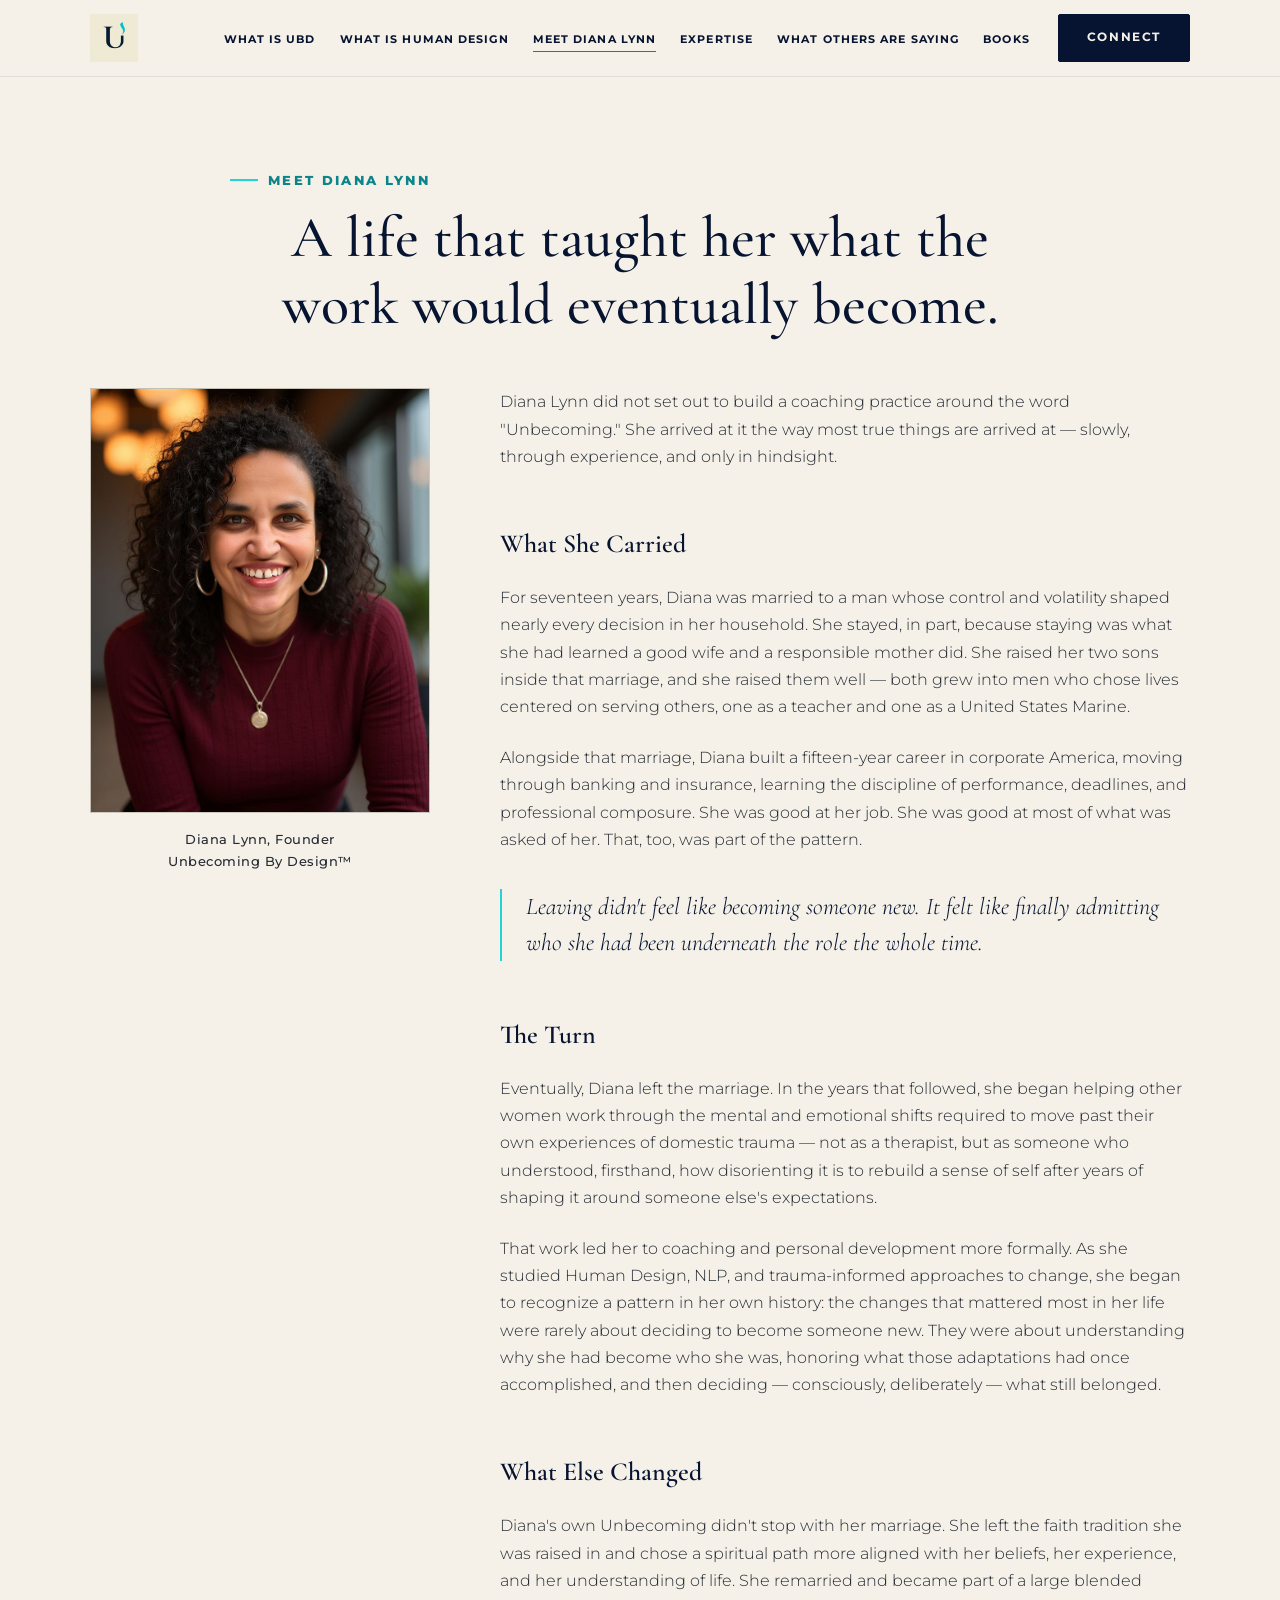
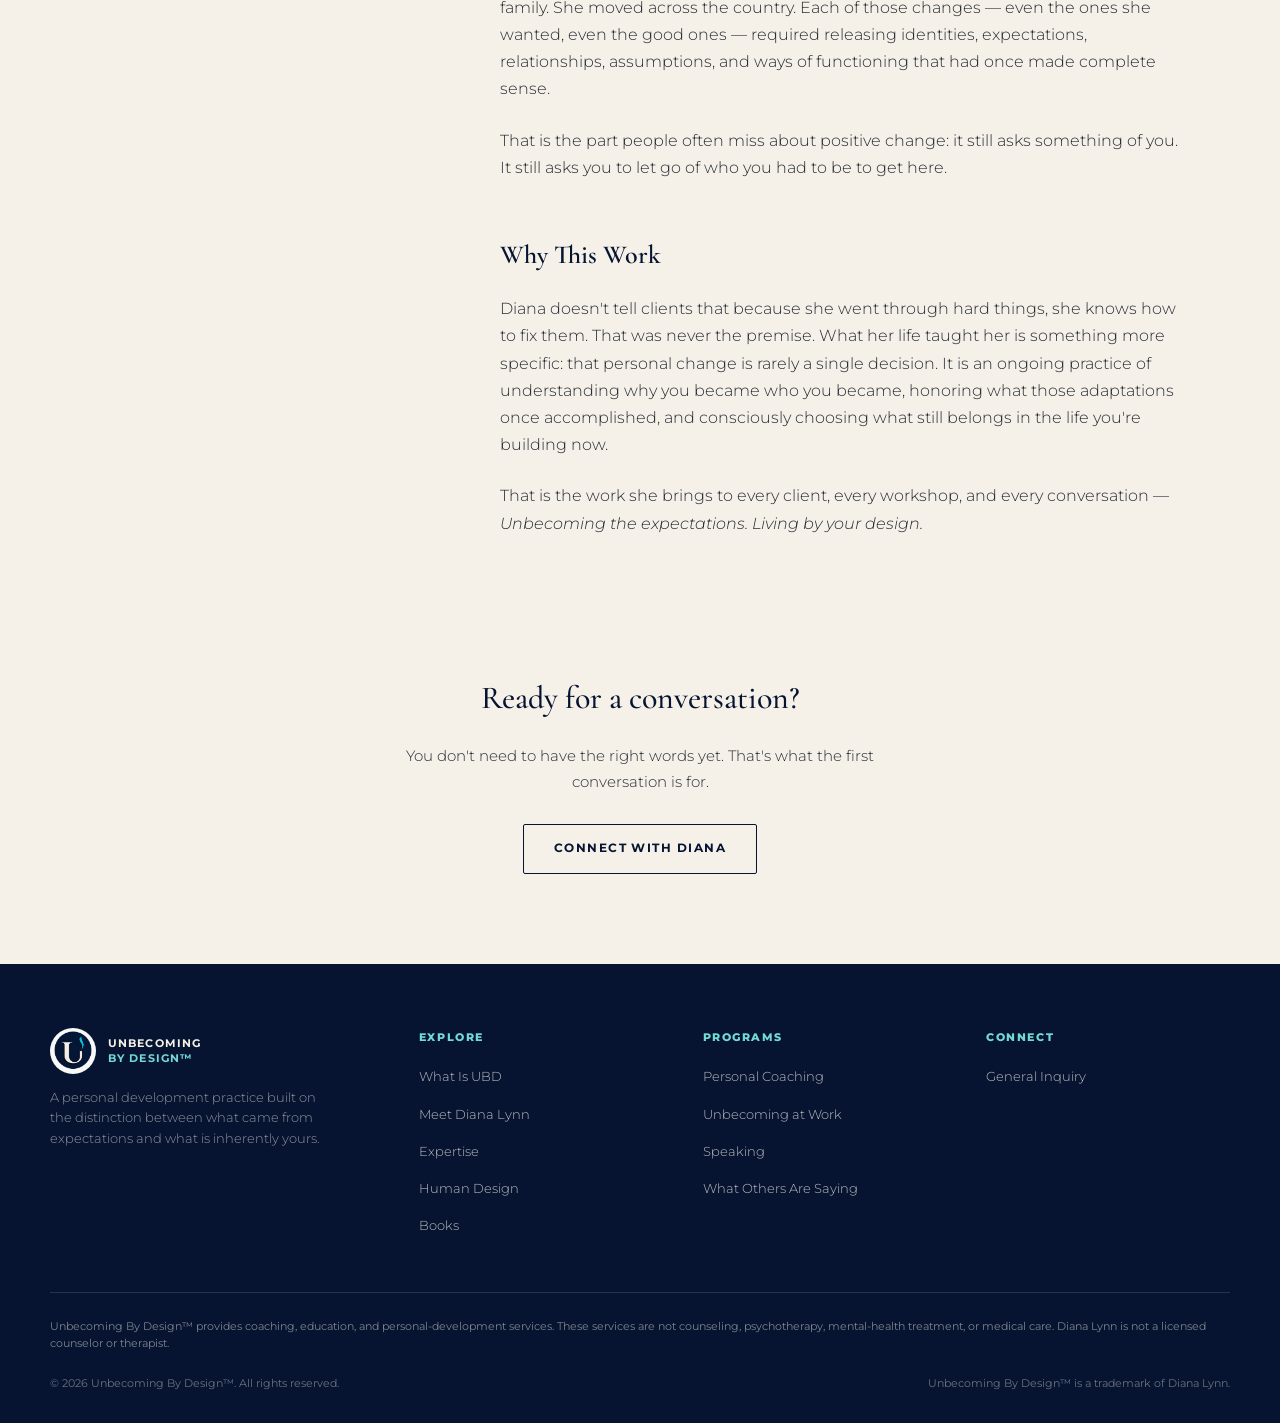
<file: meetdianalynn.html>
<!DOCTYPE html>
<html lang="en">
<head>
<meta charset="UTF-8">
<meta name="viewport" content="width=device-width, initial-scale=1.0">
<title>Meet Diana Lynn | Unbecoming By Design™</title>
<meta name="description" content="The story behind Unbecoming By Design — Diana Lynn's journey through a difficult marriage, a corporate career, and a gradual, deliberate process of deciding what still belonged.">

  <link rel="canonical" href="https://unbecomingbydesign.com/meetdianalynn.html">
  <meta property="og:type" content="website">
  <meta property="og:site_name" content="Unbecoming By Design">
  <meta property="og:title" content="Meet Diana Lynn | Unbecoming By Design™">
  <meta property="og:description" content="The story behind Unbecoming By Design — Diana Lynn">
  <meta property="og:url" content="https://unbecomingbydesign.com/meetdianalynn.html">
  <meta name="twitter:card" content="summary">
<link rel="preconnect" href="https://fonts.googleapis.com">
<link rel="preconnect" href="https://fonts.gstatic.com" crossorigin>
<link href="https://fonts.googleapis.com/css2?family=Montserrat:ital,wght@0,200;0,300;0,400;0,500;0,600;0,700;0,800;1,300;1,400&family=Cormorant+Garamond:ital,wght@0,300;0,400;0,500;0,600;1,400&display=swap" rel="stylesheet">
<link rel="icon" type="image/png" href="assets/UBDFAVICON02.png">
<link rel="stylesheet" href="assets/styles.css">
<style>
  .bio-layout{
    max-width:var(--max);margin:0 auto;padding:0 40px;
    display:grid;grid-template-columns:340px 1fr;gap:70px;
    align-items:start;
  }
  .bio-portrait{position:sticky;top:110px;}
  .bio-portrait .frame{
    aspect-ratio:4/5;background:linear-gradient(160deg,#e9e3d4,#dcd5c3);
    border:1px solid rgba(6,20,49,0.12);
    overflow:hidden;
  }
  .bio-portrait .frame img{
    width:100%;height:100%;object-fit:cover;object-position:center top;display:block;
  }
  .bio-portrait .caption{margin-top:16px;font-size:12.5px;font-weight:500;letter-spacing:0.04em;color:var(--graphite);text-align:center;}

  .bio-copy p{font-size:16px;font-weight:300;color:var(--graphite);margin-bottom:24px;}
  .bio-copy h2{font-family:var(--serif);font-size:26px;font-weight:600;margin:52px 0 18px;color:var(--navy);}
  .bio-copy h2:first-child{margin-top:0;}
  .bio-copy .drop{font-family:var(--serif);font-style:italic;font-size:24px;color:var(--navy);line-height:1.5;margin:36px 0;padding-left:24px;border-left:2px solid var(--aqua);}

  @media (max-width:900px){
    .bio-layout{grid-template-columns:1fr;gap:36px;padding:0 24px;}
    .bio-portrait{position:static;max-width:280px;margin:0 auto 6px;}
  }
  @media (max-width:560px){
    .bio-layout{padding:0 20px;}
    .bio-copy p{font-size:15px;}
    .bio-copy h2{margin-top:38px;}
    .bio-copy .drop{font-size:21px;padding-left:18px;}
  }
</style>
</head>
<body>

<header class="site">
  <div class="nav-inner">
    <a href="index.html" class="brandmark" aria-label="Unbecoming By Design home">
      <img src="assets/ULOGO05.png" alt="Unbecoming By Design™">
    </a>
    <nav class="primary" aria-label="Primary">
      <ul>
        <li><a href="whatisUBD.html" data-page="whatisUBD.html">What Is UBD</a></li>
        <li><a href="humandesign.html" data-page="humandesign.html">What Is Human Design</a></li>
        <li><a href="meetdianalynn.html" data-page="meetdianalynn.html">Meet Diana Lynn</a></li>
        <li><a href="expertise.html" data-page="expertise.html">Expertise</a></li>
        <li><a href="whatothersaresaying.html" data-page="whatothersaresaying.html">What Others Are Saying</a></li>
        
        <li><a href="books.html" data-page="books.html">Books</a></li>
      </ul>
      <a href="connect.html?type=General" class="btn-connect">Connect</a>
    </nav>
    <button class="menu-toggle" aria-label="Open menu"><span></span><span></span><span></span></button>
  </div>
</header>

<main>

  <section class="page-hero" style="padding-bottom:50px;">
    <span class="eyebrow">Meet Diana Lynn</span>
    <h1 class="reveal">A life that taught her what the work would eventually become.</h1>
  </section>

  <section style="padding-top:0;">
    <div class="bio-layout">
      <div class="bio-portrait reveal">
        <div class="frame"><img src="assets/DianaDenton_Headshot05.png" alt="Diana Lynn, founder of Unbecoming By Design™"></div>
        <p class="caption">Diana Lynn, Founder<br>Unbecoming By Design™</p>
      </div>

      <div class="bio-copy reveal">
        <p>Diana Lynn did not set out to build a coaching practice around the word "Unbecoming." She arrived at it the way most true things are arrived at — slowly, through experience, and only in hindsight.</p>

        <h2>What She Carried</h2>
        <p>For seventeen years, Diana was married to a man whose control and volatility shaped nearly every decision in her household. She stayed, in part, because staying was what she had learned a good wife and a responsible mother did. She raised her two sons inside that marriage, and she raised them well — both grew into men who chose lives centered on serving others, one as a teacher and one as a United States Marine.</p>
        <p>Alongside that marriage, Diana built a fifteen-year career in corporate America, moving through banking and insurance, learning the discipline of performance, deadlines, and professional composure. She was good at her job. She was good at most of what was asked of her. That, too, was part of the pattern.</p>

        <p class="drop">Leaving didn't feel like becoming someone new. It felt like finally admitting who she had been underneath the role the whole time.</p>

        <h2>The Turn</h2>
        <p>Eventually, Diana left the marriage. In the years that followed, she began helping other women work through the mental and emotional shifts required to move past their own experiences of domestic trauma — not as a therapist, but as someone who understood, firsthand, how disorienting it is to rebuild a sense of self after years of shaping it around someone else's expectations.</p>
        <p>That work led her to coaching and personal development more formally. As she studied Human Design, NLP, and trauma-informed approaches to change, she began to recognize a pattern in her own history: the changes that mattered most in her life were rarely about deciding to become someone new. They were about understanding why she had become who she was, honoring what those adaptations had once accomplished, and then deciding — consciously, deliberately — what still belonged.</p>

        <h2>What Else Changed</h2>
        <p>Diana's own Unbecoming didn't stop with her marriage. She left the faith tradition she was raised in and chose a spiritual path more aligned with her beliefs, her experience, and her understanding of life. She remarried and became part of a large blended family. She moved across the country. Each of those changes — even the ones she wanted, even the good ones — required releasing identities, expectations, relationships, assumptions, and ways of functioning that had once made complete sense.</p>
        <p>That is the part people often miss about positive change: it still asks something of you. It still asks you to let go of who you had to be to get here.</p>

        <h2>Why This Work</h2>
        <p>Diana doesn't tell clients that because she went through hard things, she knows how to fix them. That was never the premise. What her life taught her is something more specific: that personal change is rarely a single decision. It is an ongoing practice of understanding why you became who you became, honoring what those adaptations once accomplished, and consciously choosing what still belongs in the life you're building now.</p>
        <p>That is the work she brings to every client, every workshop, and every conversation — <em>Unbecoming the expectations. Living by your design.</em></p>
      </div>
    </div>
  </section>

  <section style="padding-top:20px;text-align:center;">
    <h2 style="font-family:var(--serif);font-size:clamp(24px,3vw,32px);font-weight:500;margin-bottom:18px;" class="reveal">Ready for a conversation?</h2>
    <p style="max-width:520px;margin:0 auto 30px;font-size:15px;font-weight:300;color:var(--graphite);" class="reveal">You don't need to have the right words yet. That's what the first conversation is for.</p>
    <a href="connect.html?type=Personal&interest=03%20-%20Unbecome%20with%20Personal%20Coaching" class="btn-outline-navy reveal">Connect With Diana</a>
  </section>

</main>

<footer class="site">
  <div class="footer-inner">
    <div>
      <div class="footer-brand-mark">
        <img src="assets/UBDFAVICON02.png" alt="">
        <span class="type">UNBECOMING<br><span class="accent">BY DESIGN™</span></span>
      </div>
      <p class="footer-tagline">A personal development practice built on the distinction between what came from expectations and what is inherently yours.</p>
    </div>
    <div class="footer-col">
      <h4>Explore</h4>
      <ul>
        <li><a href="whatisUBD.html">What Is UBD</a></li>
        <li><a href="meetdianalynn.html">Meet Diana Lynn</a></li>
        <li><a href="expertise.html">Expertise</a></li>
        <li><a href="humandesign.html" data-page="humandesign.html">Human Design</a></li>
        <li><a href="books.html">Books</a></li>
      </ul>
    </div>
    <div class="footer-col">
      <h4>Programs</h4>
      <ul>
        <li><a href="connect.html?type=Personal&interest=03%20-%20Unbecome%20with%20Personal%20Coaching">Personal Coaching</a></li>
        <li><a href="unbecomingatwork.html">Unbecoming at Work</a></li>
        <li><a href="connect.html?type=Speaking&interest=Unbecoming%20Speaking%20Engagements">Speaking</a></li>
        <li><a href="whatothersaresaying.html">What Others Are Saying</a></li>
      </ul>
    </div>
    <div class="footer-col">
      <h4>Connect</h4>
      <ul>
        <li><a href="connect.html?type=General">General Inquiry</a></li>
      </ul>
    </div>
  </div>
  <div class="disclaimer">
    Unbecoming By Design™ provides coaching, education, and personal-development services. These services are not counseling, psychotherapy, mental-health treatment, or medical care. Diana Lynn is not a licensed counselor or therapist.
  </div>
  <div class="footer-bottom">
    <span>© 2026 Unbecoming By Design™. All rights reserved.</span>
    <span>Unbecoming By Design™ is a trademark of Diana Lynn.</span>
  </div>
</footer>

<script src="assets/site.js"></script>
</body>
</html>
</file>
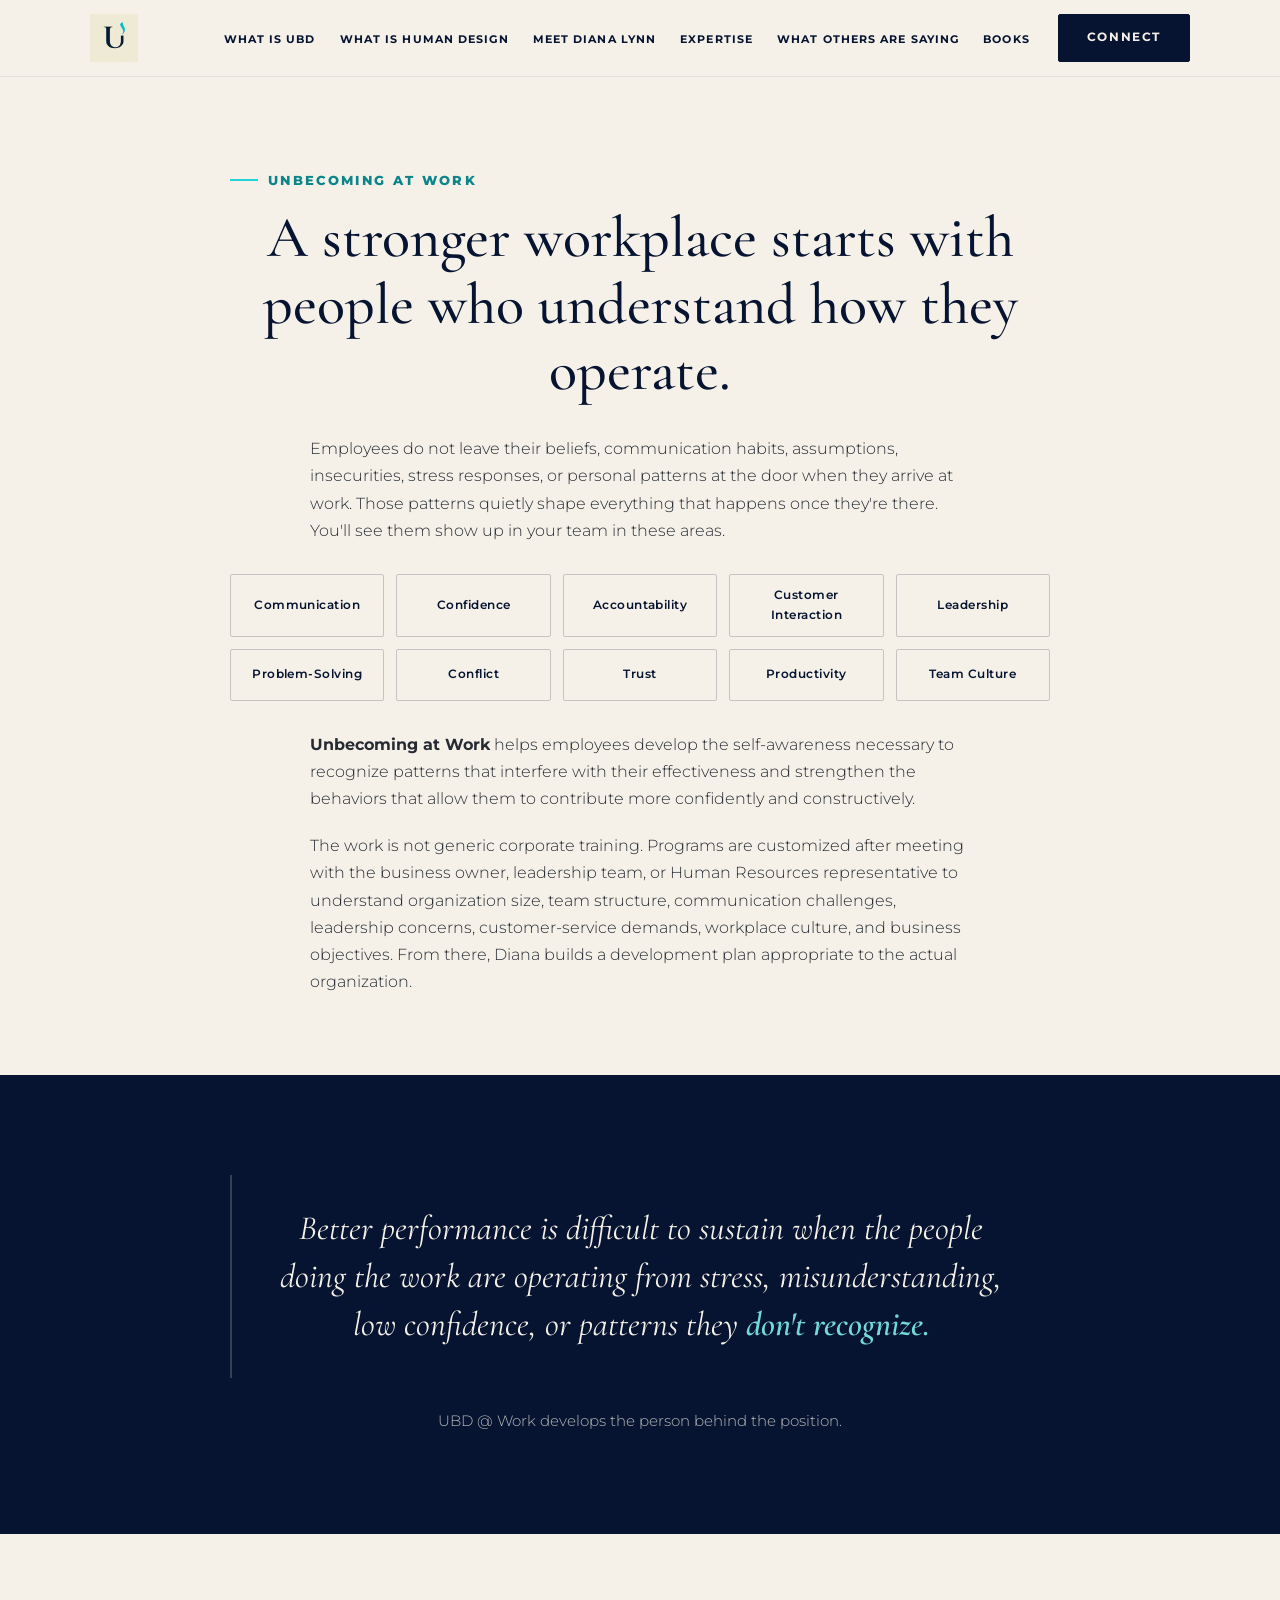
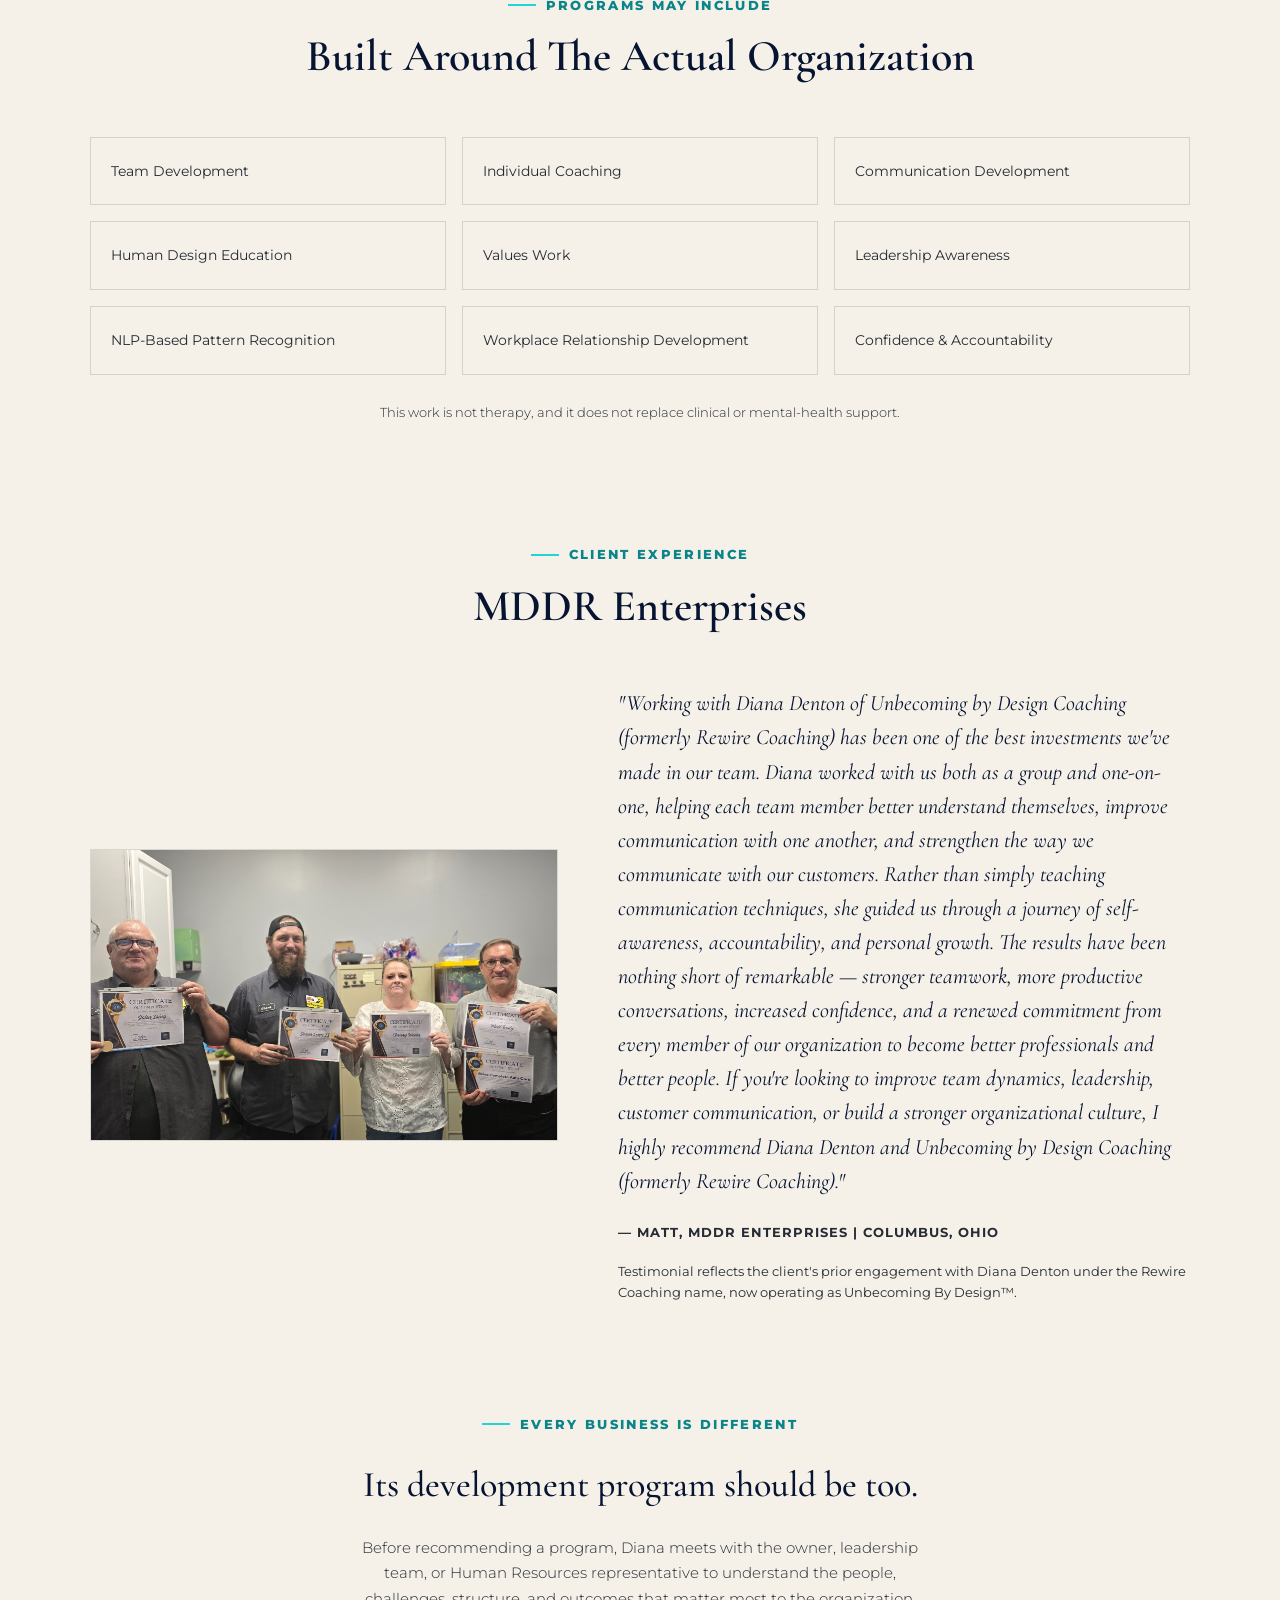
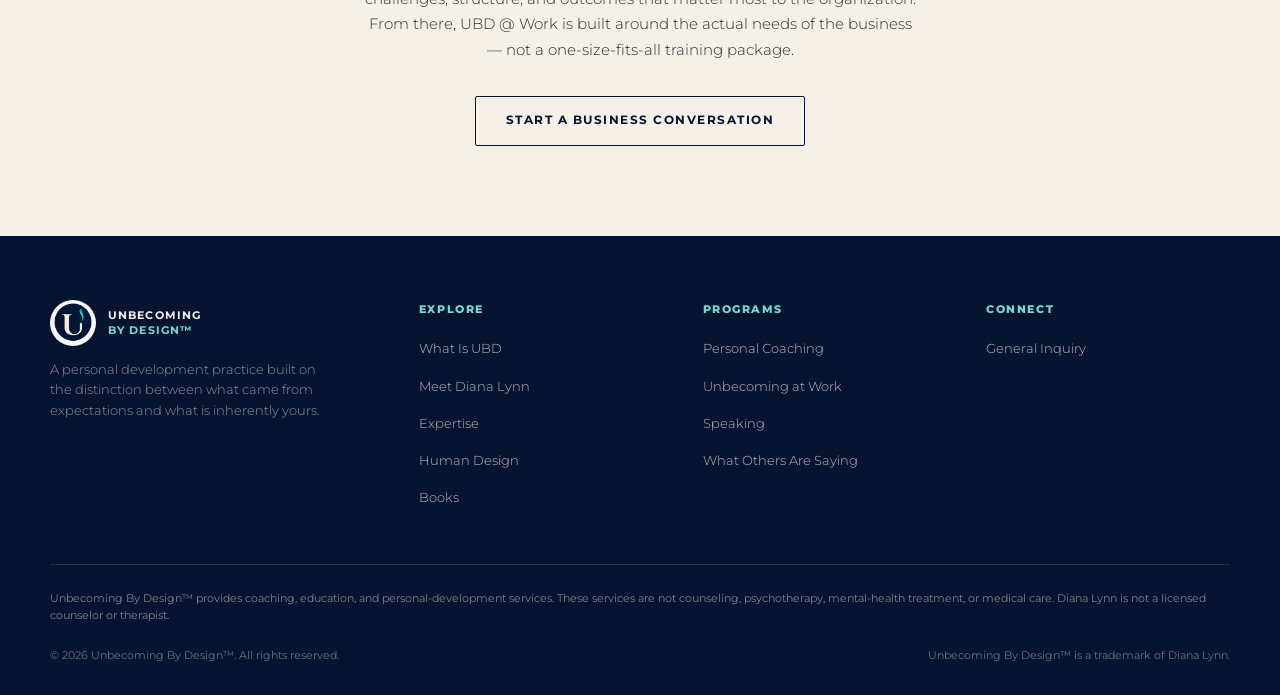
<file: unbecomingatwork.html>
<!DOCTYPE html>
<html lang="en">
<head>
<meta charset="UTF-8">
<meta name="viewport" content="width=device-width, initial-scale=1.0">
<title>Unbecoming At Work | Unbecoming By Design™</title>
<meta name="description" content="Unbecoming At Work brings Human Design, NLP, and personal-development principles into the workplace to help teams communicate better, take greater ownership, and work together more effectively.">

  <link rel="canonical" href="https://unbecomingbydesign.com/unbecomingatwork.html">
  <meta property="og:type" content="website">
  <meta property="og:site_name" content="Unbecoming By Design">
  <meta property="og:title" content="Unbecoming At Work | Unbecoming By Design™">
  <meta property="og:description" content="Unbecoming At Work brings Human Design, NLP, and personal-development principles into the workplace to help teams communicate better, take greater ownership, and work together more effectively.">
  <meta property="og:url" content="https://unbecomingbydesign.com/unbecomingatwork.html">
  <meta name="twitter:card" content="summary">
<link rel="preconnect" href="https://fonts.googleapis.com">
<link rel="preconnect" href="https://fonts.gstatic.com" crossorigin>
<link href="https://fonts.googleapis.com/css2?family=Montserrat:ital,wght@0,200;0,300;0,400;0,500;0,600;0,700;0,800;1,300;1,400&family=Cormorant+Garamond:ital,wght@0,300;0,400;0,500;0,600;1,400&display=swap" rel="stylesheet">
<link rel="icon" type="image/png" href="assets/UBDFAVICON02.png">
<link rel="stylesheet" href="assets/styles.css">
<style>
  .intro{max-width:740px;margin:0 auto;padding:0 40px;}
  .intro p{font-size:16px;font-weight:300;color:var(--graphite);margin-bottom:20px;}
  .work-intro-section{padding-top:0;padding-bottom:34px;}
  .impact-list{max-width:900px;margin:30px auto 0;padding:0 40px;display:grid;grid-template-columns:repeat(5,minmax(0,1fr));gap:12px;}
  .impact-list span{
    min-height:52px;display:flex;align-items:center;justify-content:center;text-align:center;
    font-size:12px;font-weight:600;letter-spacing:0.04em;color:var(--navy);
    border:1px solid rgba(6,20,49,0.2);padding:10px 12px;border-radius:2px;
  }

  .capacity-block{background:var(--navy);color:var(--ivory);padding:100px 40px;margin-top:26px;text-align:center;}
  .capacity-block .pull-quote{color:var(--ivory);border-color:rgba(245,241,232,0.2);max-width:820px;}
  .capacity-block .pull-quote .mark{color:var(--aqua-soft);}
  .capacity-block p.sub{max-width:640px;margin:30px auto 0;font-size:15px;font-weight:300;color:rgba(245,241,232,0.75);}

  .programs-grid{max-width:var(--max);margin:0 auto;padding:0 40px;display:grid;grid-template-columns:repeat(3,1fr);gap:16px;}
  .programs-grid div{border:1px solid rgba(6,20,49,0.14);padding:22px 20px;font-size:13.5px;font-weight:400;color:var(--graphite);}

  .work-testimonial{
    max-width:var(--max);margin:0 auto;padding:0 40px;
    display:grid;grid-template-columns:0.9fr 1.1fr;gap:60px;align-items:center;
  }
  .work-testimonial .photo{aspect-ratio:16/10;overflow:hidden;border:1px solid rgba(6,20,49,0.12);}
  .work-testimonial .photo img{width:100%;height:100%;object-fit:cover;display:block;}
  .work-testimonial blockquote{
    font-family:var(--serif);font-style:italic;font-size:clamp(18px,2.2vw,22px);
    line-height:1.55;color:var(--navy);margin-bottom:20px;
  }
  .work-testimonial p.note{font-size:12.5px;font-weight:400;color:var(--graphite);margin-top:16px;}
  .work-testimonial cite{font-style:normal;font-size:12.5px;font-weight:700;letter-spacing:0.08em;text-transform:uppercase;color:var(--graphite);}

  @media (max-width:900px){
    .work-testimonial{grid-template-columns:1fr;gap:34px;padding:0 24px;}
    .programs-grid{grid-template-columns:1fr 1fr;}
    .impact-list{grid-template-columns:repeat(2,minmax(0,1fr));max-width:640px;}
  }
  @media (max-width:560px){
    .intro{padding:0 20px;}
    .impact-list{padding:0 20px;grid-template-columns:1fr;gap:10px;}
    .impact-list span{min-height:46px;}
    .programs-grid{grid-template-columns:1fr;padding:0 20px;}
    .work-intro-section{padding-bottom:26px;}
    .capacity-block{padding:68px 22px;margin-top:18px;}
    .work-testimonial{padding:0 20px;}
  }
</style>
</head>
<body>

<header class="site">
  <div class="nav-inner">
    <a href="index.html" class="brandmark" aria-label="Unbecoming By Design home">
      <img src="assets/ULOGO05.png" alt="Unbecoming By Design™">
    </a>
    <nav class="primary" aria-label="Primary">
      <ul>
        <li><a href="whatisUBD.html" data-page="whatisUBD.html">What Is UBD</a></li>
        <li><a href="humandesign.html" data-page="humandesign.html">What Is Human Design</a></li>
        <li><a href="meetdianalynn.html" data-page="meetdianalynn.html">Meet Diana Lynn</a></li>
        <li><a href="expertise.html" data-page="expertise.html">Expertise</a></li>
        <li><a href="whatothersaresaying.html" data-page="whatothersaresaying.html">What Others Are Saying</a></li>
        
        <li><a href="books.html" data-page="books.html">Books</a></li>
      </ul>
      <a href="connect.html?type=General" class="btn-connect">Connect</a>
    </nav>
    <button class="menu-toggle" aria-label="Open menu"><span></span><span></span><span></span></button>
  </div>
</header>

<main>

  <section class="page-hero" style="padding-bottom:30px;">
    <span class="eyebrow">Unbecoming At Work</span>
    <h1 class="reveal">A stronger workplace starts with people who understand how they operate.</h1>
  </section>

  <section class="work-intro-section">
    <div class="intro reveal">
      <p>Employees do not leave their beliefs, communication habits, assumptions, insecurities, stress responses, or personal patterns at the door when they arrive at work. Those patterns quietly shape everything that happens once they're there. You'll see them show up in your team in these areas.</p>
    </div>
    <div class="impact-list reveal">
      <span>Communication</span><span>Confidence</span><span>Accountability</span><span>Customer Interaction</span>
      <span>Leadership</span><span>Problem-Solving</span><span>Conflict</span><span>Trust</span>
      <span>Productivity</span><span>Team Culture</span>
    </div>
    <div class="intro reveal" style="margin-top:30px;">
      <p><strong>Unbecoming at Work</strong> helps employees develop the self-awareness necessary to recognize patterns that interfere with their effectiveness and strengthen the behaviors that allow them to contribute more confidently and constructively.</p>
      <p>The work is not generic corporate training. Programs are customized after meeting with the business owner, leadership team, or Human Resources representative to understand organization size, team structure, communication challenges, leadership concerns, customer-service demands, workplace culture, and business objectives. From there, Diana builds a development plan appropriate to the actual organization.</p>
    </div>
  </section>

  <section class="capacity-block">
    <p class="pull-quote reveal">Better performance is difficult to sustain when the people doing the work are operating from stress, misunderstanding, low confidence, or patterns they <span class="mark">don't recognize.</span></p>
    <p class="sub reveal">UBD @ Work develops the person behind the position.</p>
  </section>

  <section style="padding-top:60px;">
    <div class="section-head reveal">
      <span class="eyebrow" style="justify-content:center;">Programs May Include</span>
      <h2>Built Around The Actual Organization</h2>
    </div>
    <div class="programs-grid reveal">
      <div>Team Development</div>
      <div>Individual Coaching</div>
      <div>Communication Development</div>
      <div>Human Design Education</div>
      <div>Values Work</div>
      <div>Leadership Awareness</div>
      <div>NLP-Based Pattern Recognition</div>
      <div>Workplace Relationship Development</div>
      <div>Confidence &amp; Accountability</div>
    </div>
    <p class="reveal" style="max-width:600px;margin:26px auto 0;text-align:center;font-size:13px;font-weight:300;color:var(--graphite);padding:0 40px;">This work is not therapy, and it does not replace clinical or mental-health support.</p>
  </section>

  <section style="padding-top:30px;">
    <div class="section-head reveal">
      <span class="eyebrow" style="justify-content:center;">Client Experience</span>
      <h2>MDDR Enterprises</h2>
    </div>
    <div class="work-testimonial reveal">
      <div class="photo">
        <img src="assets/UBD_work.jpg" alt="MDDR Enterprises team members holding certificates of completion from their Unbecoming at Work program" loading="lazy">
      </div>
      <div>
        <blockquote>"Working with Diana Denton of Unbecoming by Design Coaching (formerly Rewire Coaching) has been one of the best investments we've made in our team. Diana worked with us both as a group and one-on-one, helping each team member better understand themselves, improve communication with one another, and strengthen the way we communicate with our customers. Rather than simply teaching communication techniques, she guided us through a journey of self-awareness, accountability, and personal growth. The results have been nothing short of remarkable — stronger teamwork, more productive conversations, increased confidence, and a renewed commitment from every member of our organization to become better professionals and better people. If you're looking to improve team dynamics, leadership, customer communication, or build a stronger organizational culture, I highly recommend Diana Denton and Unbecoming by Design Coaching (formerly Rewire Coaching)."</blockquote>
        <cite>— Matt, MDDR Enterprises | Columbus, Ohio</cite>
        <p class="note">Testimonial reflects the client's prior engagement with Diana Denton under the Rewire Coaching name, now operating as Unbecoming By Design™.</p>
      </div>
    </div>
  </section>

  <section style="padding-top:20px;text-align:center;">
    <span class="eyebrow" style="justify-content:center;margin-bottom:18px;">Every Business Is Different</span>
    <h2 style="font-family:var(--serif);font-size:clamp(26px,3.4vw,36px);font-weight:500;max-width:640px;margin:0 auto 20px;" class="reveal">Its development program should be too.</h2>
    <p style="max-width:560px;margin:0 auto 34px;font-size:15px;font-weight:300;color:var(--graphite);" class="reveal">Before recommending a program, Diana meets with the owner, leadership team, or Human Resources representative to understand the people, challenges, structure, and outcomes that matter most to the organization. From there, UBD @ Work is built around the actual needs of the business — not a one-size-fits-all training package.</p>
    <a href="connect.html?type=Business&interest=Unbecoming%20at%20Work" class="btn-outline-navy reveal">Start A Business Conversation</a>
  </section>

</main>

<footer class="site">
  <div class="footer-inner">
    <div>
      <div class="footer-brand-mark">
        <img src="assets/UBDFAVICON02.png" alt="">
        <span class="type">UNBECOMING<br><span class="accent">BY DESIGN™</span></span>
      </div>
      <p class="footer-tagline">A personal development practice built on the distinction between what came from expectations and what is inherently yours.</p>
    </div>
    <div class="footer-col">
      <h4>Explore</h4>
      <ul>
        <li><a href="whatisUBD.html">What Is UBD</a></li>
        <li><a href="meetdianalynn.html">Meet Diana Lynn</a></li>
        <li><a href="expertise.html">Expertise</a></li>
        <li><a href="humandesign.html" data-page="humandesign.html">Human Design</a></li>
        <li><a href="books.html">Books</a></li>
      </ul>
    </div>
    <div class="footer-col">
      <h4>Programs</h4>
      <ul>
        <li><a href="connect.html?type=Personal&interest=03%20-%20Unbecome%20with%20Personal%20Coaching">Personal Coaching</a></li>
        <li><a href="unbecomingatwork.html">Unbecoming at Work</a></li>
        <li><a href="connect.html?type=Speaking&interest=Unbecoming%20Speaking%20Engagements">Speaking</a></li>
        <li><a href="whatothersaresaying.html">What Others Are Saying</a></li>
      </ul>
    </div>
    <div class="footer-col">
      <h4>Connect</h4>
      <ul>
        <li><a href="connect.html?type=General">General Inquiry</a></li>
      </ul>
    </div>
  </div>
  <div class="disclaimer">
    Unbecoming By Design™ provides coaching, education, and personal-development services. These services are not counseling, psychotherapy, mental-health treatment, or medical care. Diana Lynn is not a licensed counselor or therapist.
  </div>
  <div class="footer-bottom">
    <span>© 2026 Unbecoming By Design™. All rights reserved.</span>
    <span>Unbecoming By Design™ is a trademark of Diana Lynn.</span>
  </div>
</footer>

<script src="assets/site.js"></script>
</body>
</html>
</file>
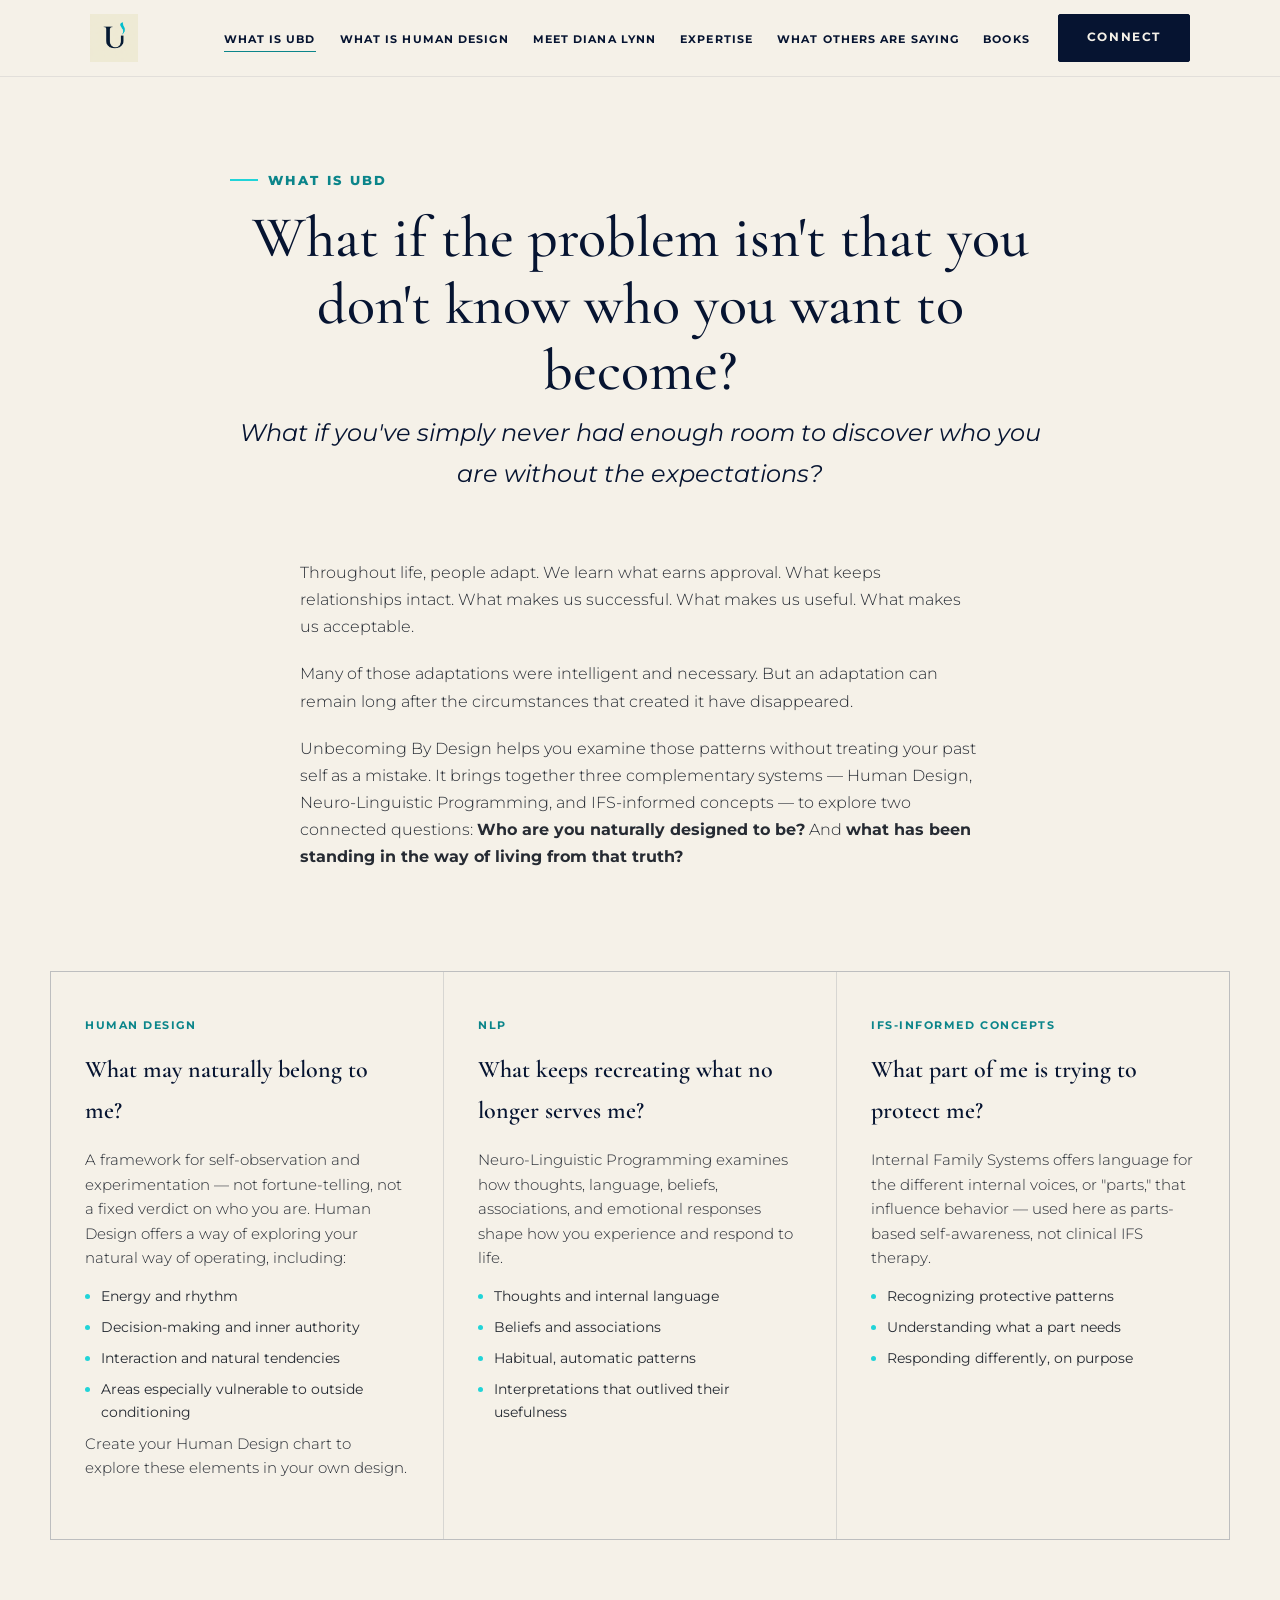
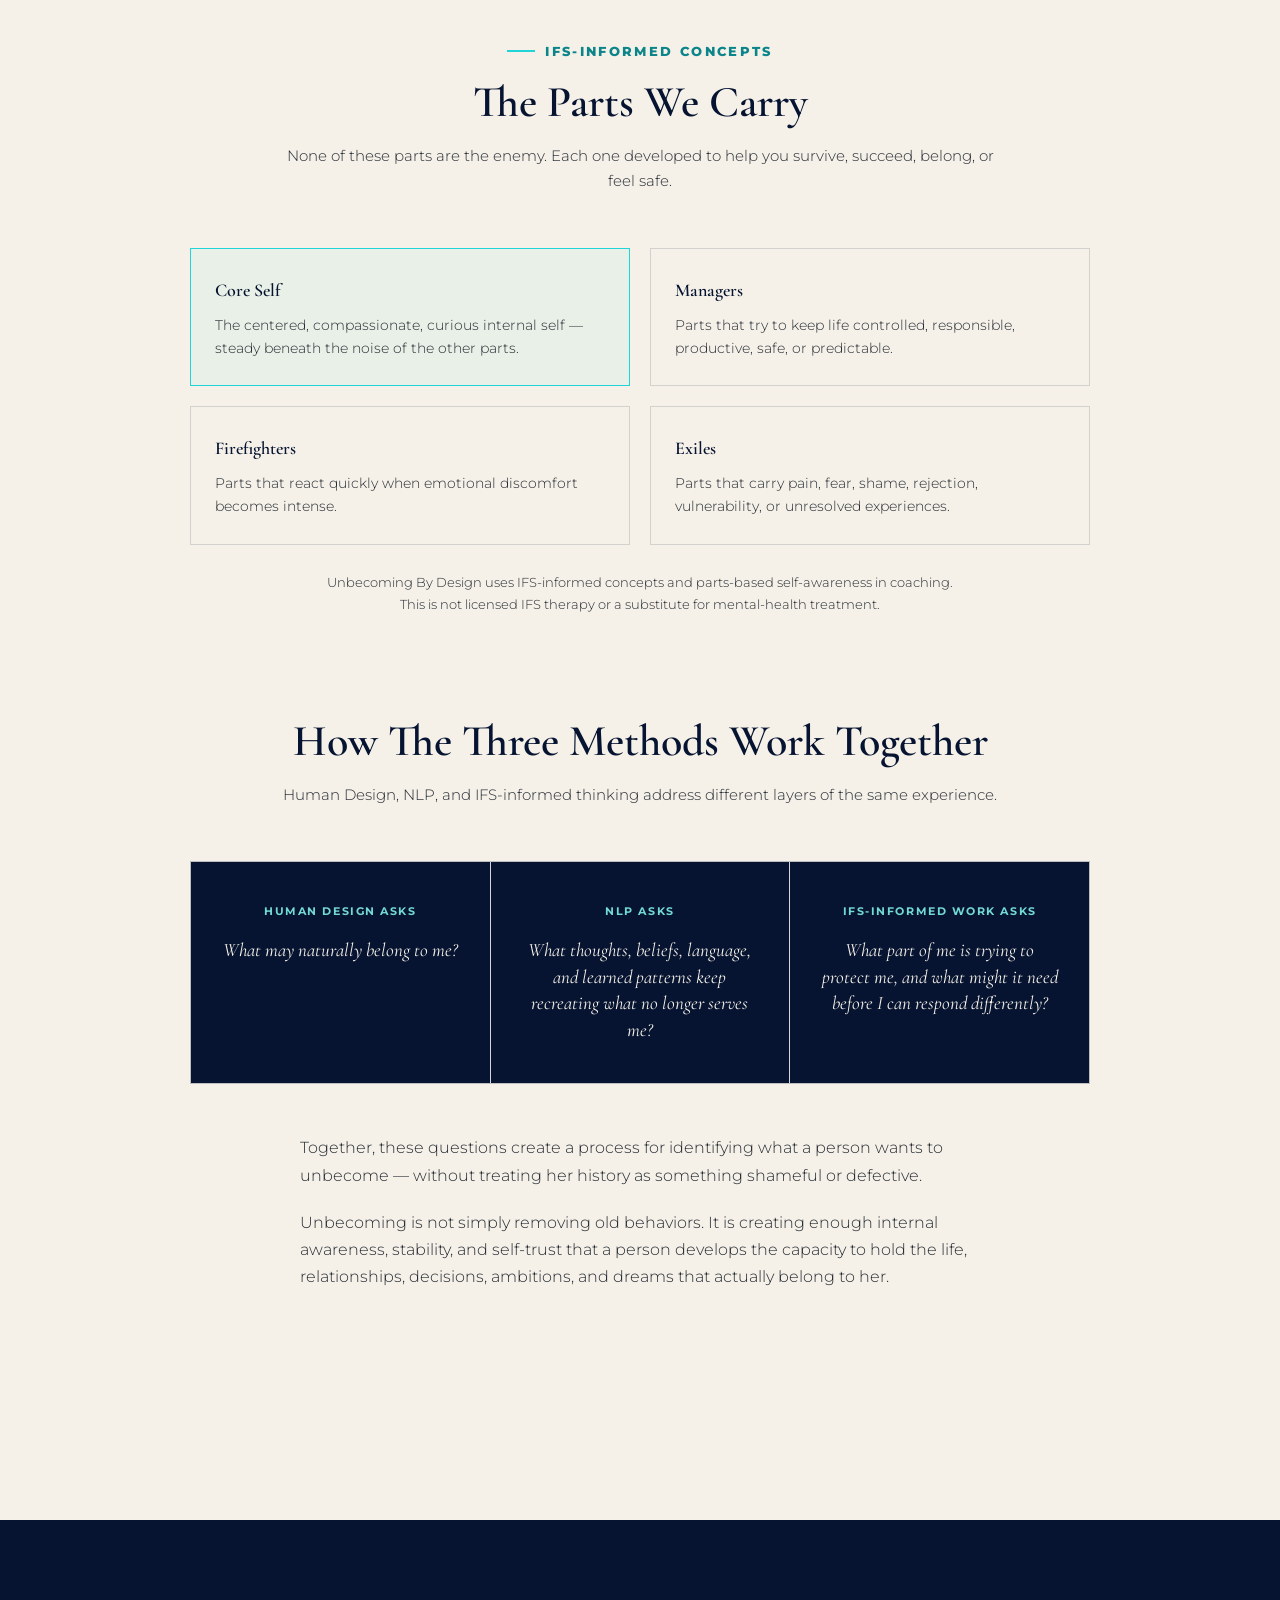
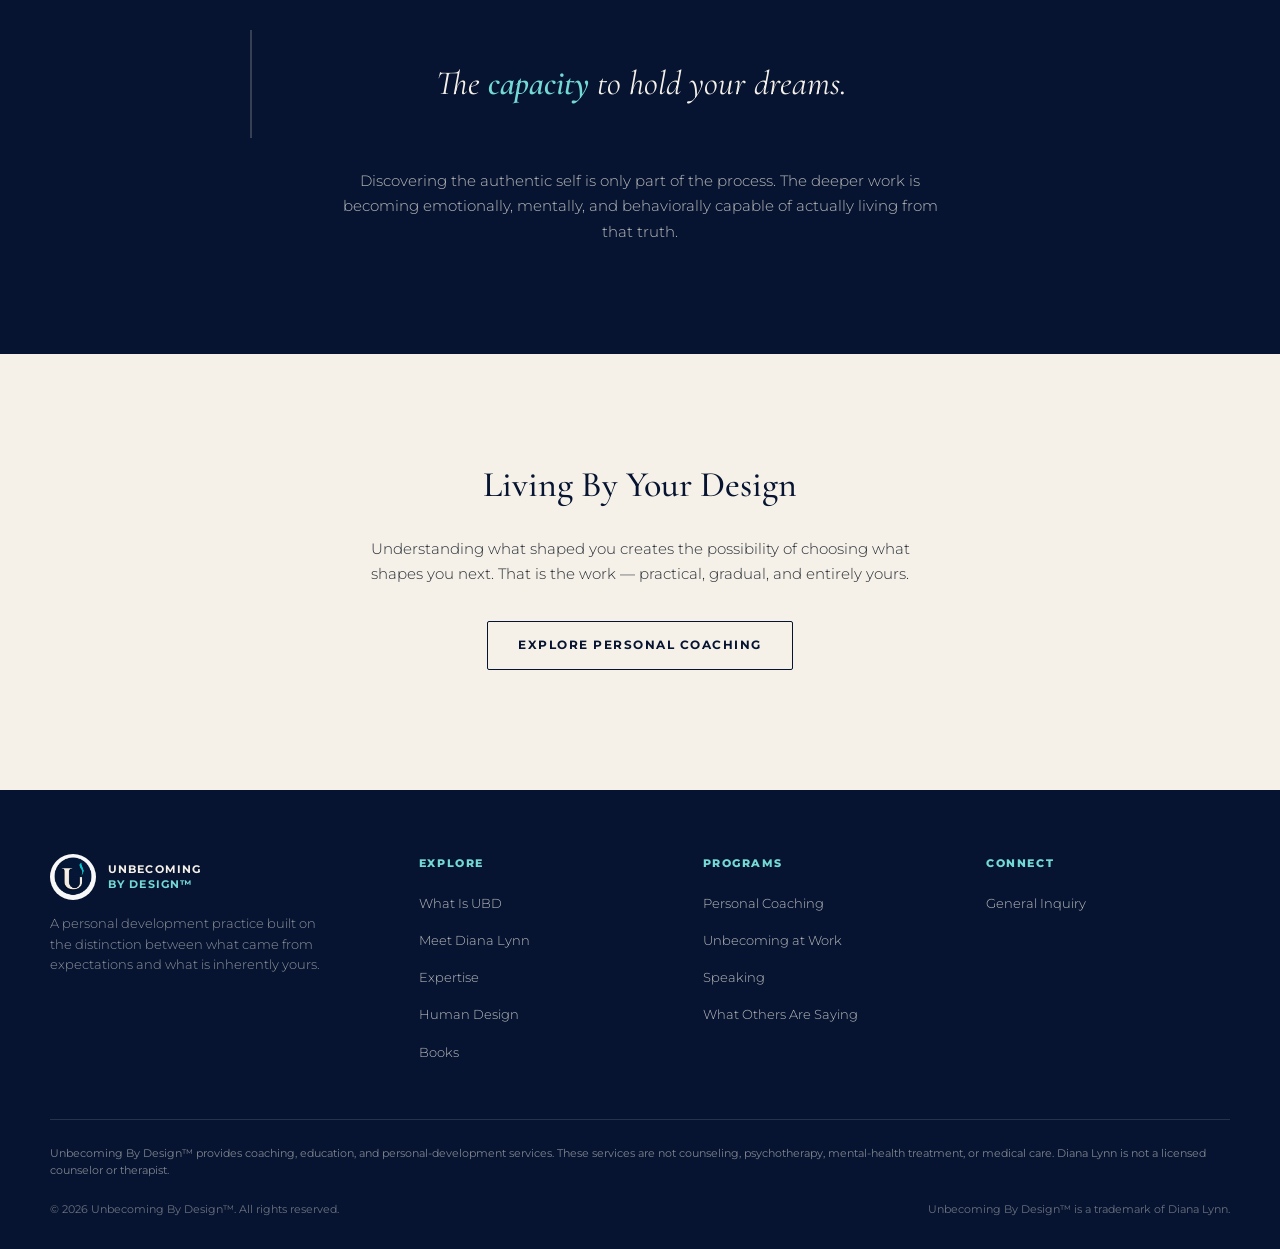
<file: whatisUBD.html>
<!DOCTYPE html>
<html lang="en">
<head>
<meta charset="UTF-8">
<meta name="viewport" content="width=device-width, initial-scale=1.0">
<title>What Is UBD | Unbecoming By Design™</title>
<meta name="description" content="Human Design, NLP, and IFS-informed concepts — the three complementary systems behind Unbecoming By Design, and how they work together to build the capacity to hold your dreams.">

  <link rel="canonical" href="https://unbecomingbydesign.com/whatisUBD.html">
  <meta property="og:type" content="website">
  <meta property="og:site_name" content="Unbecoming By Design">
  <meta property="og:title" content="What Is UBD | Unbecoming By Design™">
  <meta property="og:description" content="Human Design, NLP, and IFS-informed concepts — the three complementary systems behind Unbecoming By Design, and how they work together to build the capacity to hold your dreams.">
  <meta property="og:url" content="https://unbecomingbydesign.com/whatisUBD.html">
  <meta name="twitter:card" content="summary">
<link rel="preconnect" href="https://fonts.googleapis.com">
<link rel="preconnect" href="https://fonts.gstatic.com" crossorigin>
<link href="https://fonts.googleapis.com/css2?family=Montserrat:ital,wght@0,200;0,300;0,400;0,500;0,600;0,700;0,800;1,300;1,400&family=Cormorant+Garamond:ital,wght@0,300;0,400;0,500;0,600;1,400&display=swap" rel="stylesheet">
<link rel="icon" type="image/png" href="assets/UBDFAVICON02.png">
<link rel="stylesheet" href="assets/styles.css">
<style>
  .intro{max-width:760px;margin:0 auto;padding:0 40px 20px;}
  .intro p{font-size:16px;font-weight:300;color:var(--graphite);margin-bottom:20px;}

  .method{
    max-width:var(--max);margin:0 auto;
    display:grid;grid-template-columns:1fr 1fr 1fr;gap:1px;
    background:rgba(6,20,49,0.12);border:1px solid rgba(6,20,49,0.12);
    margin-top:40px;
  }
  .method-card{background:var(--ivory);padding:44px 34px;}
  .method-card .tag{font-size:11px;font-weight:700;letter-spacing:0.14em;color:var(--aqua-text);text-transform:uppercase;margin-bottom:16px;display:block;}
  .method-card h3{font-family:var(--serif);font-size:24px;font-weight:600;margin-bottom:16px;}
  .method-card p{font-size:14.5px;font-weight:300;color:var(--graphite);margin-bottom:14px;}
  .method-card ul{margin:14px 0 0;padding-left:0;}
  .method-card li{
    font-size:13.5px;font-weight:400;color:var(--graphite);margin-bottom:8px;padding-left:16px;position:relative;
  }
  .method-card li::before{content:'';position:absolute;left:0;top:9px;width:5px;height:5px;background:var(--aqua);border-radius:50%;}

  .parts-grid{
    max-width:900px;margin:36px auto 0;display:grid;grid-template-columns:1fr 1fr;gap:20px;
  }
  .parts-card{border:1px solid rgba(6,20,49,0.14);padding:26px 24px;}
  .parts-card h4{font-family:var(--serif);font-size:18px;font-weight:600;margin-bottom:8px;color:var(--navy);}
  .parts-card p{font-size:13.5px;font-weight:300;color:var(--graphite);}
  .parts-card.core{border-color:var(--aqua);background:rgba(33,212,216,0.06);}

  .questions{
    max-width:900px;margin:0 auto;display:grid;grid-template-columns:1fr 1fr 1fr;gap:1px;
    background:rgba(6,20,49,0.12);border:1px solid rgba(6,20,49,0.12);margin-top:50px;
  }
  .q-card{background:var(--navy);color:var(--ivory);padding:40px 30px;text-align:center;}
  .q-card .who{font-size:11px;font-weight:700;letter-spacing:0.14em;text-transform:uppercase;color:var(--aqua-soft);margin-bottom:16px;display:block;}
  .q-card p{font-family:var(--serif);font-style:italic;font-size:19px;line-height:1.4;}

  .capacity-block{
    background:var(--navy);color:var(--ivory);padding:110px 40px;margin-top:100px;text-align:center;
  }
  .capacity-block .pull-quote{color:var(--ivory);border-color:rgba(245,241,232,0.2);}
  .capacity-block .pull-quote .mark{color:var(--aqua-soft);}
  .capacity-block p.sub{max-width:600px;margin:30px auto 0;font-size:15px;font-weight:300;color:rgba(245,241,232,0.75);}

  .closing-cta{text-align:center;padding:100px 40px 120px;}
  .closing-cta h2{font-family:var(--serif);font-size:clamp(26px,3.4vw,36px);font-weight:500;margin-bottom:20px;}
  .closing-cta p{max-width:560px;margin:0 auto 34px;font-size:15px;font-weight:300;color:var(--graphite);}

  @media (max-width:760px){
    .intro{padding:0 22px 12px;}
    .intro p{font-size:15px;}
    .method{grid-template-columns:1fr;margin:28px 20px 0;}
    .method-card{padding:32px 24px;}
    .parts-grid{grid-template-columns:1fr;margin:28px 20px 0;}
    .questions{grid-template-columns:1fr;margin:34px 20px 0;}
    .q-card{padding:30px 24px;}
    .capacity-block{padding:72px 22px;margin-top:65px;}
    .closing-cta{padding:72px 22px 84px;}
  }
</style>
</head>
<body>

<header class="site">
  <div class="nav-inner">
    <a href="index.html" class="brandmark" aria-label="Unbecoming By Design home">
      <img src="assets/ULOGO05.png" alt="Unbecoming By Design™">
    </a>
    <nav class="primary" aria-label="Primary">
      <ul>
        <li><a href="whatisUBD.html" data-page="whatisUBD.html">What Is UBD</a></li>
        <li><a href="humandesign.html" data-page="humandesign.html">What Is Human Design</a></li>
        <li><a href="meetdianalynn.html" data-page="meetdianalynn.html">Meet Diana Lynn</a></li>
        <li><a href="expertise.html" data-page="expertise.html">Expertise</a></li>
        <li><a href="whatothersaresaying.html" data-page="whatothersaresaying.html">What Others Are Saying</a></li>
        
        <li><a href="books.html" data-page="books.html">Books</a></li>
      </ul>
      <a href="connect.html?type=General" class="btn-connect">Connect</a>
    </nav>
    <button class="menu-toggle" aria-label="Open menu"><span></span><span></span><span></span></button>
  </div>
</header>

<main>

  <section class="page-hero">
    <span class="eyebrow">What Is UBD</span>
    <h1 class="reveal">What if the problem isn't that you don't know who you want to become?</h1>
    <h2 class="reveal" style="margin-top:8px;font-style:italic;font-weight:400;">What if you've simply never had enough room to discover who you are without the expectations?</h2>
  </section>

  <div class="intro reveal">
    <p>Throughout life, people adapt. We learn what earns approval. What keeps relationships intact. What makes us successful. What makes us useful. What makes us acceptable.</p>
    <p>Many of those adaptations were intelligent and necessary. But an adaptation can remain long after the circumstances that created it have disappeared.</p>
    <p>Unbecoming By Design helps you examine those patterns without treating your past self as a mistake. It brings together three complementary systems — Human Design, Neuro-Linguistic Programming, and IFS-informed concepts — to explore two connected questions: <strong>Who are you naturally designed to be?</strong> And <strong>what has been standing in the way of living from that truth?</strong></p>
  </div>

  <section style="padding-top:20px;">
    <div class="method reveal">
      <div class="method-card">
        <span class="tag">Human Design</span>
        <h3>What may naturally belong to me?</h3>
        <p>A framework for self-observation and experimentation — not fortune-telling, not a fixed verdict on who you are. Human Design offers a way of exploring your natural way of operating, including:</p>
        <ul>
          <li>Energy and rhythm</li>
          <li>Decision-making and inner authority</li>
          <li>Interaction and natural tendencies</li>
          <li>Areas especially vulnerable to outside conditioning</li>
        </ul>
        <p><a href="humandesign.html">Create your Human Design chart</a> to explore these elements in your own design.</p>
      </div>
      <div class="method-card">
        <span class="tag">NLP</span>
        <h3>What keeps recreating what no longer serves me?</h3>
        <p>Neuro-Linguistic Programming examines how thoughts, language, beliefs, associations, and emotional responses shape how you experience and respond to life.</p>
        <ul>
          <li>Thoughts and internal language</li>
          <li>Beliefs and associations</li>
          <li>Habitual, automatic patterns</li>
          <li>Interpretations that outlived their usefulness</li>
        </ul>
      </div>
      <div class="method-card">
        <span class="tag">IFS-Informed Concepts</span>
        <h3>What part of me is trying to protect me?</h3>
        <p>Internal Family Systems offers language for the different internal voices, or "parts," that influence behavior — used here as parts-based self-awareness, not clinical IFS therapy.</p>
        <ul>
          <li>Recognizing protective patterns</li>
          <li>Understanding what a part needs</li>
          <li>Responding differently, on purpose</li>
        </ul>
      </div>
    </div>
  </section>

  <section style="padding-top:10px;">
    <div class="section-head reveal">
      <span class="eyebrow" style="justify-content:center;">IFS-Informed Concepts</span>
      <h2>The Parts We Carry</h2>
      <p>None of these parts are the enemy. Each one developed to help you survive, succeed, belong, or feel safe.</p>
    </div>
    <div class="parts-grid reveal">
      <div class="parts-card core">
        <h4>Core Self</h4>
        <p>The centered, compassionate, curious internal self — steady beneath the noise of the other parts.</p>
      </div>
      <div class="parts-card">
        <h4>Managers</h4>
        <p>Parts that try to keep life controlled, responsible, productive, safe, or predictable.</p>
      </div>
      <div class="parts-card">
        <h4>Firefighters</h4>
        <p>Parts that react quickly when emotional discomfort becomes intense.</p>
      </div>
      <div class="parts-card">
        <h4>Exiles</h4>
        <p>Parts that carry pain, fear, shame, rejection, vulnerability, or unresolved experiences.</p>
      </div>
    </div>
    <p class="reveal" style="max-width:640px;margin:26px auto 0;text-align:center;font-size:13px;font-weight:300;color:var(--graphite);">Unbecoming By Design uses IFS-informed concepts and parts-based self-awareness in coaching. This is not licensed IFS therapy or a substitute for mental-health treatment.</p>
  </section>

  <section style="padding-top:10px;">
    <div class="section-head reveal">
      <h2>How The Three Methods Work Together</h2>
      <p>Human Design, NLP, and IFS-informed thinking address different layers of the same experience.</p>
    </div>
    <div class="questions reveal">
      <div class="q-card">
        <span class="who">Human Design asks</span>
        <p>What may naturally belong to me?</p>
      </div>
      <div class="q-card">
        <span class="who">NLP asks</span>
        <p>What thoughts, beliefs, language, and learned patterns keep recreating what no longer serves me?</p>
      </div>
      <div class="q-card">
        <span class="who">IFS-informed work asks</span>
        <p>What part of me is trying to protect me, and what might it need before I can respond differently?</p>
      </div>
    </div>
    <div class="intro reveal" style="margin-top:50px;">
      <p>Together, these questions create a process for identifying what a person wants to unbecome — without treating her history as something shameful or defective.</p>
      <p>Unbecoming is not simply removing old behaviors. It is creating enough internal awareness, stability, and self-trust that a person develops the capacity to hold the life, relationships, decisions, ambitions, and dreams that actually belong to her.</p>
    </div>
  </section>

  <section class="capacity-block">
    <p class="pull-quote reveal">The <span class="mark">capacity</span> to hold your dreams.</p>
    <p class="sub reveal">Discovering the authentic self is only part of the process. The deeper work is becoming emotionally, mentally, and behaviorally capable of actually living from that truth.</p>
  </section>

  <section class="closing-cta">
    <h2 class="reveal">Living By Your Design</h2>
    <p class="reveal">Understanding what shaped you creates the possibility of choosing what shapes you next. That is the work — practical, gradual, and entirely yours.</p>
    <a href="connect.html?type=Personal&interest=03%20-%20Unbecome%20with%20Personal%20Coaching" class="btn-outline-navy reveal">Explore Personal Coaching</a>
  </section>

</main>

<footer class="site">
  <div class="footer-inner">
    <div>
      <div class="footer-brand-mark">
        <img src="assets/UBDFAVICON02.png" alt="">
        <span class="type">UNBECOMING<br><span class="accent">BY DESIGN™</span></span>
      </div>
      <p class="footer-tagline">A personal development practice built on the distinction between what came from expectations and what is inherently yours.</p>
    </div>
    <div class="footer-col">
      <h4>Explore</h4>
      <ul>
        <li><a href="whatisUBD.html">What Is UBD</a></li>
        <li><a href="meetdianalynn.html">Meet Diana Lynn</a></li>
        <li><a href="expertise.html">Expertise</a></li>
        <li><a href="humandesign.html" data-page="humandesign.html">Human Design</a></li>
        <li><a href="books.html">Books</a></li>
      </ul>
    </div>
    <div class="footer-col">
      <h4>Programs</h4>
      <ul>
        <li><a href="connect.html?type=Personal&interest=03%20-%20Unbecome%20with%20Personal%20Coaching">Personal Coaching</a></li>
        <li><a href="unbecomingatwork.html">Unbecoming at Work</a></li>
        <li><a href="connect.html?type=Speaking&interest=Unbecoming%20Speaking%20Engagements">Speaking</a></li>
        <li><a href="whatothersaresaying.html">What Others Are Saying</a></li>
      </ul>
    </div>
    <div class="footer-col">
      <h4>Connect</h4>
      <ul>
        <li><a href="connect.html?type=General">General Inquiry</a></li>
      </ul>
    </div>
  </div>
  <div class="disclaimer">
    Unbecoming By Design™ provides coaching, education, and personal-development services. These services are not counseling, psychotherapy, mental-health treatment, or medical care. Diana Lynn is not a licensed counselor or therapist.
  </div>
  <div class="footer-bottom">
    <span>© 2026 Unbecoming By Design™. All rights reserved.</span>
    <span>Unbecoming By Design™ is a trademark of Diana Lynn.</span>
  </div>
</footer>

<script src="assets/site.js"></script>
</body>
</html>
</file>
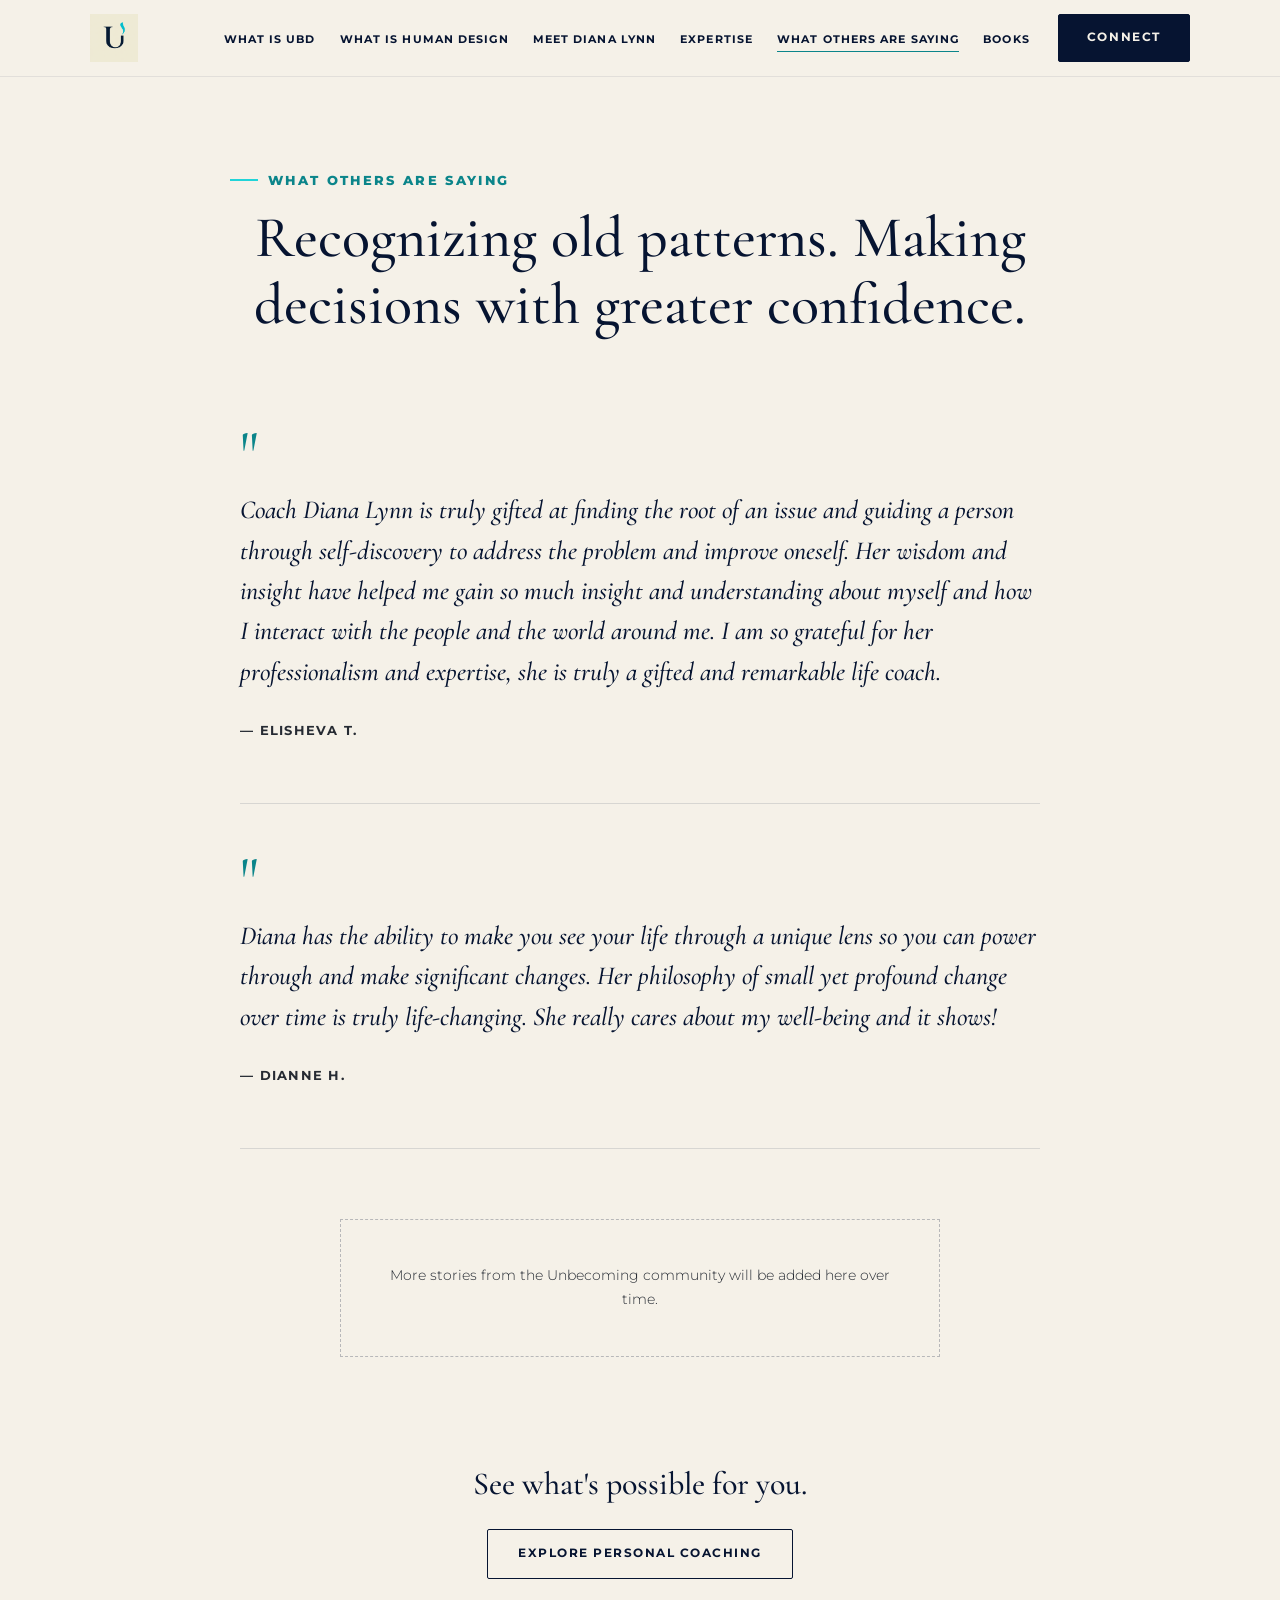
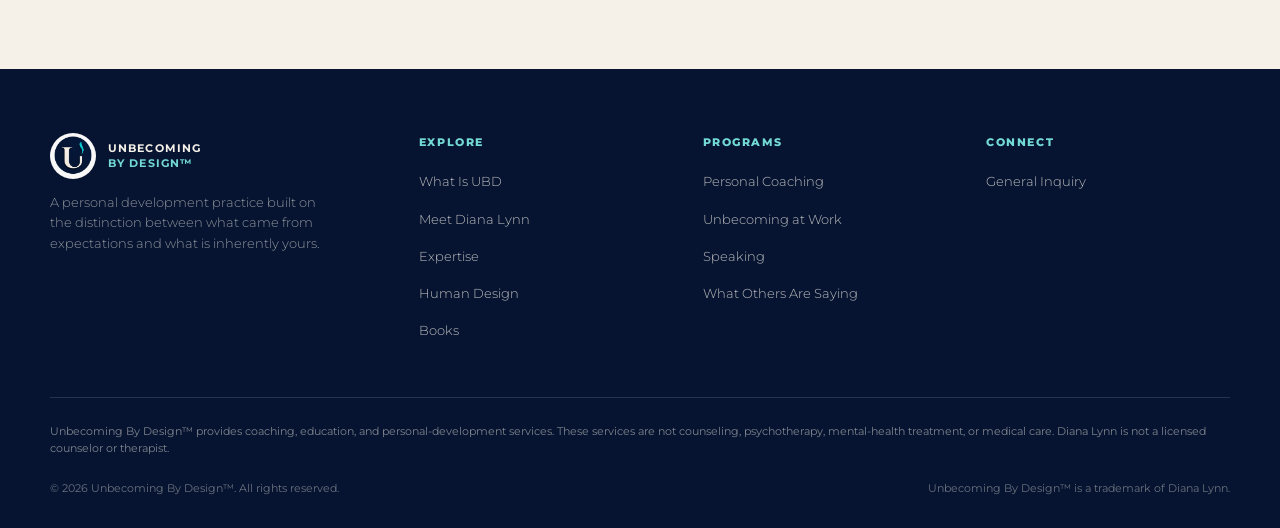
<file: whatothersaresaying.html>
<!DOCTYPE html>
<html lang="en">
<head>
<meta charset="UTF-8">
<meta name="viewport" content="width=device-width, initial-scale=1.0">
<title>What Others Are Saying | Unbecoming By Design™</title>
<meta name="description" content="What clients say about working with Diana Lynn and Unbecoming By Design.">

  <link rel="canonical" href="https://unbecomingbydesign.com/whatothersaresaying.html">
  <meta property="og:type" content="website">
  <meta property="og:site_name" content="Unbecoming By Design">
  <meta property="og:title" content="What Others Are Saying | Unbecoming By Design™">
  <meta property="og:description" content="What clients say about working with Diana Lynn and Unbecoming By Design.">
  <meta property="og:url" content="https://unbecomingbydesign.com/whatothersaresaying.html">
  <meta name="twitter:card" content="summary">
<link rel="preconnect" href="https://fonts.googleapis.com">
<link rel="preconnect" href="https://fonts.gstatic.com" crossorigin>
<link href="https://fonts.googleapis.com/css2?family=Montserrat:ital,wght@0,200;0,300;0,400;0,500;0,600;0,700;0,800;1,300;1,400&family=Cormorant+Garamond:ital,wght@0,300;0,400;0,500;0,600;1,400&display=swap" rel="stylesheet">
<link rel="icon" type="image/png" href="assets/UBDFAVICON02.png">
<link rel="stylesheet" href="assets/styles.css">
<style>
  .testimonials{max-width:880px;margin:0 auto;padding:0 40px;}
  .testimonial{padding:60px 0;border-bottom:1px solid rgba(6,20,49,0.12);}
  .testimonial:last-of-type{border-bottom:none;}
  .testimonial .mark{font-family:var(--serif);font-size:64px;line-height:0.5;color:var(--aqua-text);display:block;margin-bottom:20px;}
  .testimonial blockquote{
    font-family:var(--serif);font-style:italic;font-size:clamp(20px,2.6vw,26px);
    font-weight:500;line-height:1.55;color:var(--navy);margin-bottom:24px;
  }
  .testimonial cite{
    font-style:normal;font-size:12.5px;font-weight:700;letter-spacing:0.1em;
    text-transform:uppercase;color:var(--graphite);
  }
  .future{
    max-width:600px;margin:70px auto 0;text-align:center;
    border:1px dashed rgba(6,20,49,0.25);padding:44px 30px;
  }
  .future p{font-size:14px;font-weight:300;color:var(--graphite);}
  @media (max-width:560px){
    .testimonials{padding:0 20px;}
    .testimonial{padding:42px 0;}
    .future{margin-top:48px;padding:34px 22px;}
  }
</style>
</head>
<body>

<header class="site">
  <div class="nav-inner">
    <a href="index.html" class="brandmark" aria-label="Unbecoming By Design home">
      <img src="assets/ULOGO05.png" alt="Unbecoming By Design™">
    </a>
    <nav class="primary" aria-label="Primary">
      <ul>
        <li><a href="whatisUBD.html" data-page="whatisUBD.html">What Is UBD</a></li>
        <li><a href="humandesign.html" data-page="humandesign.html">What Is Human Design</a></li>
        <li><a href="meetdianalynn.html" data-page="meetdianalynn.html">Meet Diana Lynn</a></li>
        <li><a href="expertise.html" data-page="expertise.html">Expertise</a></li>
        <li><a href="whatothersaresaying.html" data-page="whatothersaresaying.html">What Others Are Saying</a></li>
        
        <li><a href="books.html" data-page="books.html">Books</a></li>
      </ul>
      <a href="connect.html?type=General" class="btn-connect">Connect</a>
    </nav>
    <button class="menu-toggle" aria-label="Open menu"><span></span><span></span><span></span></button>
  </div>
</header>

<main>

  <section class="page-hero" style="padding-bottom:20px;">
    <span class="eyebrow">What Others Are Saying</span>
    <h1 class="reveal">Recognizing old patterns. Making decisions with greater confidence.</h1>
  </section>

  <section style="padding-top:20px;">
    <div class="testimonials">
      <div class="testimonial reveal">
        <span class="mark">"</span>
        <blockquote>Coach Diana Lynn is truly gifted at finding the root of an issue and guiding a person through self-discovery to address the problem and improve oneself. Her wisdom and insight have helped me gain so much insight and understanding about myself and how I interact with the people and the world around me. I am so grateful for her professionalism and expertise, she is truly a gifted and remarkable life coach.</blockquote>
        <cite>— Elisheva T.</cite>
      </div>

      <div class="testimonial reveal">
        <span class="mark">"</span>
        <blockquote>Diana has the ability to make you see your life through a unique lens so you can power through and make significant changes. Her philosophy of small yet profound change over time is truly life-changing. She really cares about my well-being and it shows!</blockquote>
        <cite>— Dianne H.</cite>
      </div>

      <div class="future reveal">
        <p>More stories from the Unbecoming community will be added here over time.</p>
      </div>
    </div>
  </section>

  <section style="text-align:center;padding-top:10px;">
    <h2 style="font-family:var(--serif);font-size:clamp(24px,3vw,32px);font-weight:500;margin-bottom:18px;" class="reveal">See what's possible for you.</h2>
    <a href="connect.html?type=Personal&interest=03%20-%20Unbecome%20with%20Personal%20Coaching" class="btn-outline-navy reveal">Explore Personal Coaching</a>
  </section>

</main>

<footer class="site">
  <div class="footer-inner">
    <div>
      <div class="footer-brand-mark">
        <img src="assets/UBDFAVICON02.png" alt="">
        <span class="type">UNBECOMING<br><span class="accent">BY DESIGN™</span></span>
      </div>
      <p class="footer-tagline">A personal development practice built on the distinction between what came from expectations and what is inherently yours.</p>
    </div>
    <div class="footer-col">
      <h4>Explore</h4>
      <ul>
        <li><a href="whatisUBD.html">What Is UBD</a></li>
        <li><a href="meetdianalynn.html">Meet Diana Lynn</a></li>
        <li><a href="expertise.html">Expertise</a></li>
        <li><a href="humandesign.html" data-page="humandesign.html">Human Design</a></li>
        <li><a href="books.html">Books</a></li>
      </ul>
    </div>
    <div class="footer-col">
      <h4>Programs</h4>
      <ul>
        <li><a href="connect.html?type=Personal&interest=03%20-%20Unbecome%20with%20Personal%20Coaching">Personal Coaching</a></li>
        <li><a href="unbecomingatwork.html">Unbecoming at Work</a></li>
        <li><a href="connect.html?type=Speaking&interest=Unbecoming%20Speaking%20Engagements">Speaking</a></li>
        <li><a href="whatothersaresaying.html">What Others Are Saying</a></li>
      </ul>
    </div>
    <div class="footer-col">
      <h4>Connect</h4>
      <ul>
        <li><a href="connect.html?type=General">General Inquiry</a></li>
      </ul>
    </div>
  </div>
  <div class="disclaimer">
    Unbecoming By Design™ provides coaching, education, and personal-development services. These services are not counseling, psychotherapy, mental-health treatment, or medical care. Diana Lynn is not a licensed counselor or therapist.
  </div>
  <div class="footer-bottom">
    <span>© 2026 Unbecoming By Design™. All rights reserved.</span>
    <span>Unbecoming By Design™ is a trademark of Diana Lynn.</span>
  </div>
</footer>

<script src="assets/site.js"></script>
</body>
</html>
</file>
<file: assets/styles.css>
:root{
  --ivory:#F5F1E8;
  --navy:#061431;
  --aqua:#21D4D8;
  --aqua-soft:#73D9D5;
  --aqua-text:#0B858A;
  --purple:#FF06FE;
  --graphite:#262B33;
  --white:#FFFFFF;
  --sans:'Montserrat',sans-serif;
  --serif:'Cormorant Garamond',Georgia,serif;
  --max:1180px;
}
*{box-sizing:border-box;margin:0;padding:0}
html{scroll-behavior:smooth}
body{background:var(--ivory);color:var(--navy);font-family:var(--sans);font-weight:400;line-height:1.7;-webkit-font-smoothing:antialiased;overflow-x:hidden}
a{color:inherit;text-decoration:none}
ul{list-style:none}
img{max-width:100%;display:block}
button,input,select,textarea{font:inherit}
::selection{background:var(--aqua);color:var(--navy)}
a:focus-visible,button:focus-visible,input:focus-visible,select:focus-visible,textarea:focus-visible{outline:2px solid var(--aqua);outline-offset:3px}

/* Header */
header.site{position:sticky;top:0;z-index:100;background:rgba(245,241,232,.94);backdrop-filter:blur(10px);border-bottom:1px solid rgba(6,20,49,.08)}
.nav-inner{max-width:var(--max);margin:0 auto;padding:14px 40px;display:flex;align-items:center;justify-content:space-between;gap:26px}
.brandmark{display:inline-flex;align-items:center;flex:0 0 auto}
.brandmark img{width:48px;height:48px;object-fit:contain}
.brandmark .type{font-size:10px;font-weight:700;letter-spacing:.12em;line-height:1.35;color:var(--navy)}
.brandmark .accent{color:var(--aqua-text)}
nav.primary{display:flex;align-items:center;gap:28px;margin-left:auto}
nav.primary ul{display:flex;align-items:center;gap:24px}
nav.primary ul a{font-size:11px;font-weight:700;letter-spacing:.1em;text-transform:uppercase;position:relative;padding:6px 0;color:var(--navy)}
nav.primary ul a::after{content:'';position:absolute;left:0;bottom:0;width:0;height:1px;background:var(--aqua-text);transition:width .25s ease}
nav.primary ul a:hover::after,nav.primary ul a.active::after{width:100%}
.btn-connect,.submit-btn{display:inline-flex;align-items:center;justify-content:center;text-align:center;background:var(--navy);color:var(--ivory);border:1px solid var(--navy);font-size:11.5px;font-weight:700;letter-spacing:.14em;text-transform:uppercase;padding:13px 28px;min-height:46px;border-radius:2px;white-space:nowrap;transition:background .25s ease,color .25s ease,border-color .25s ease}
.btn-connect:hover,.submit-btn:hover{background:var(--ivory);color:var(--navy)}
.menu-toggle{display:none;flex-direction:column;gap:5px;background:none;border:0;cursor:pointer;padding:8px}
.menu-toggle span{width:24px;height:1px;background:var(--navy)}

/* Shared page structure */
main{min-height:60vh}
section{padding:90px 40px}
.page-hero{max-width:900px;margin:0 auto;padding:92px 40px 64px;text-align:center}
.page-hero h1{font-family:var(--serif);font-size:clamp(34px,5vw,58px);font-weight:500;line-height:1.15;color:var(--navy);margin-top:14px}
.lede{max-width:680px;margin:22px auto 0;font-size:16px;font-weight:300;color:var(--graphite)}
.eyebrow{display:flex;align-items:center;gap:10px;font-family:var(--sans);font-size:13px;font-weight:800;letter-spacing:.18em;text-transform:uppercase;color:var(--aqua-text)}
.eyebrow::before{content:'';display:inline-block;width:28px;height:2px;background:var(--aqua)}
.section-head{max-width:720px;margin:0 auto 54px;text-align:center}
.section-head .eyebrow{justify-content:center;margin-bottom:14px}
.section-head h2{font-family:var(--serif);font-size:clamp(30px,4vw,44px);font-weight:600;line-height:1.2;color:var(--navy);margin-bottom:14px}
.section-head p{font-size:15px;font-weight:300;color:var(--graphite)}
.pull-quote{max-width:780px;margin:0 auto;padding:30px 36px;border-left:2px solid var(--aqua);font-family:var(--serif);font-size:clamp(24px,3vw,34px);font-style:italic;line-height:1.4;color:var(--navy);text-align:center}
.pull-quote .mark{color:var(--aqua-text);font-weight:600}
.btn-outline-navy,.btn-outline{display:inline-flex;align-items:center;justify-content:center;text-align:center;border:1px solid var(--navy);color:var(--navy);background:transparent;font-size:11.5px;font-weight:700;letter-spacing:.13em;text-transform:uppercase;padding:14px 30px;border-radius:2px;transition:background .25s ease,color .25s ease,border-color .25s ease}
.btn-outline-navy:hover{background:var(--navy);color:var(--ivory)}
.btn-outline{border-color:var(--aqua);color:var(--ivory)}
.btn-outline:hover{background:var(--aqua);color:var(--navy)}
.reveal{opacity:0;transform:translateY(16px);transition:opacity .7s ease,transform .7s ease}
.reveal.in-view{opacity:1;transform:none}

/* Footer */
footer.site{background:var(--navy);color:rgba(245,241,232,.76);padding:64px 40px 30px}
.footer-inner{max-width:var(--max);margin:0 auto;display:grid;grid-template-columns:1.35fr 1fr 1fr 1fr;gap:40px;padding-bottom:44px;border-bottom:1px solid rgba(245,241,232,.14)}
.footer-brand-mark{display:flex;align-items:center;gap:12px;color:var(--ivory);font-size:11px;font-weight:700;letter-spacing:.1em;line-height:1.35}
.footer-brand-mark img{width:46px;height:46px;object-fit:contain;border-radius:50%}
.footer-brand-mark .accent{color:var(--aqua-soft)}
.footer-tagline{margin-top:14px;max-width:280px;font-size:12.5px;font-weight:300;color:rgba(245,241,232,.58);line-height:1.65}
.footer-col h4{font-size:11px;font-weight:800;letter-spacing:.14em;text-transform:uppercase;color:var(--aqua-soft);margin-bottom:16px}
.footer-col li{margin-bottom:10px}
.footer-col a{font-size:13px;font-weight:300;color:rgba(245,241,232,.76)}
.footer-col a:hover{color:var(--aqua-soft)}
.disclaimer{max-width:var(--max);margin:26px auto 0;padding-top:0;font-size:10.5px;line-height:1.6;color:rgba(245,241,232,.5)}
.footer-bottom{max-width:var(--max);margin:22px auto 0;display:flex;justify-content:space-between;gap:20px;flex-wrap:wrap;font-size:10.5px;color:rgba(245,241,232,.42)}

/* Mobile */
@media (max-width:980px){
  .nav-inner{padding:12px 24px}
  .brandmark img{width:44px;height:44px}
  nav.primary ul{display:none}
  .menu-toggle{display:flex}
  nav.primary{gap:12px}
  .footer-inner{grid-template-columns:1fr 1fr}
}
@media (max-width:700px){
  section{padding:62px 20px}
  .nav-inner{padding:10px 16px;gap:10px}
  .brandmark img{width:40px;height:40px}
  nav.primary{gap:8px}
  nav.primary>.btn-connect{padding:10px 14px;min-height:40px;font-size:10px;letter-spacing:.1em}
  .menu-toggle{padding:7px}
  .menu-toggle span{width:22px}
  .page-hero{padding:62px 20px 40px}
  .page-hero h1{font-size:clamp(30px,10vw,42px)}
  .lede{font-size:15px}
  .section-head{margin-bottom:38px}
  .section-head h2{font-size:clamp(28px,9vw,38px)}
  .pull-quote{padding:24px 18px;font-size:clamp(22px,7vw,29px)}
  .footer-inner{grid-template-columns:1fr;gap:28px}
  footer.site{padding:52px 20px 26px}
  .footer-bottom{flex-direction:column}
  .eyebrow{font-size:11.5px;letter-spacing:.12em}
  .btn-connect,.btn-outline-navy,.btn-outline,.submit-btn{min-height:44px}
}
@media (max-width:420px){
  nav.primary>.btn-connect{display:none}
  .page-hero h1{font-size:30px}
}
@media (prefers-reduced-motion:reduce){*{scroll-behavior:auto!important;transition:none!important}.reveal{opacity:1;transform:none}}
</file>
